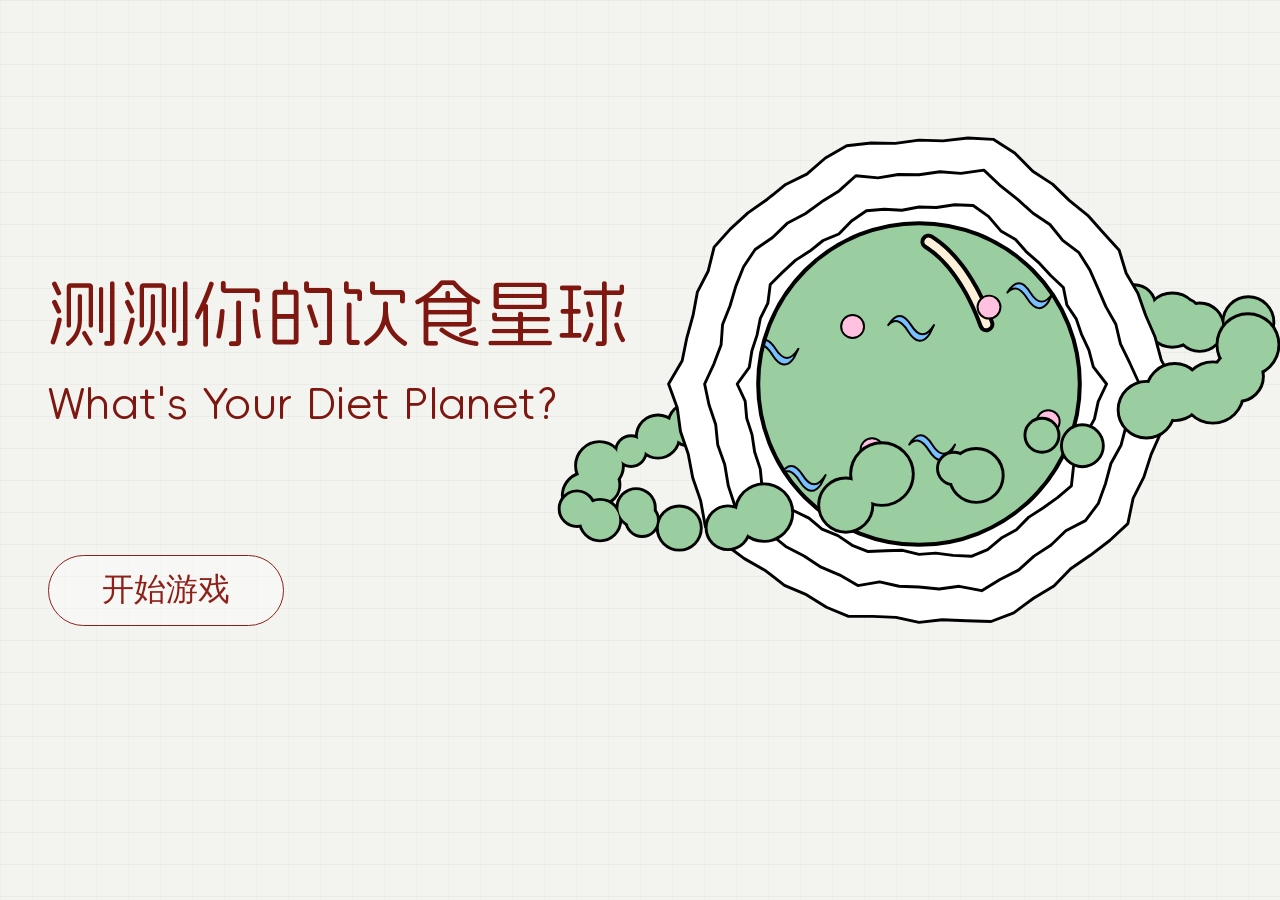
<file: index.html>
<!DOCTYPE html>
<html lang="zh-CN">
<head>
  <meta charset="UTF-8">
  <meta name="viewport" content="width=device-width, initial-scale=1.0">
  <title>食管癌饮食数感游戏 V2 - Act 3 原型</title>
  <link rel="stylesheet" href="style.css">
</head>
<body>
  <main id="app" class="comic-stage">
    <section id="homeScreen" class="home-screen" aria-labelledby="homeTitle">
      <div class="home-screen-inner">
        <div class="home-screen-copy">
          <h1 id="homeTitle">测测你的饮食星球</h1>
          <p>What's Your Diet Planet?</p>
          <button id="homeStartButton" class="home-start-button" type="button">开始游戏</button>
        </div>

        <div class="home-planet-stage" aria-hidden="true">
          <div id="homePlanet" class="home-planet">
            <div id="homePlanetBody" class="home-planet-body"></div>
          </div>
        </div>
      </div>
    </section>

    <header class="stage-ui">
      <p class="prototype-label">第三幕低保真原型</p>
      <h1>夜晚——聚会与火锅</h1>
    </header>

    <section class="frame-viewport stage-wrapper" aria-label="漫画分镜舞台">
      <div id="frameTrack" class="frame-track stage-scale-shell"></div>
    </section>

    <nav class="test-controls" aria-label="画框切换测试">
      <button type="button" data-direction="slide-left">向左切换</button>
      <button type="button" data-direction="slide-right">向右切换</button>
      <button type="button" data-direction="slide-up">向上切换</button>
      <button type="button" data-direction="slide-down">向下切换</button>
    </nav>
  </main>

  <script src="riskConfig.js"></script>
  <script src="game.js"></script>
</body>
</html>
</file>
<file: style.css>
* {
  box-sizing: border-box;
}

@font-face {
  font-family: "Alimama FangYuan";
  src: url("assets/fonts/AlimamaFangYuanTiVF-Thin-2.ttf") format("truetype");
  font-style: normal;
  font-weight: 100 900;
  font-display: swap;
}

/* Planet Atlas is isolated in its own document so its tuned Three.js scene and UI stay unchanged. */
.planet-atlas-host {
  position: absolute;
  inset: 0;
  z-index: 120;
  overflow: hidden;
  background: transparent;
  opacity: 0;
  pointer-events: none;
  transform: translate3d(0, 100%, 0);
  transition:
    transform 900ms cubic-bezier(0.22, 0.9, 0.28, 1),
    opacity 360ms ease;
}

.planet-atlas-host.is-visible {
  opacity: 1;
  pointer-events: auto;
  transform: translate3d(0, 0, 0);
}

.planet-atlas-frame {
  display: block;
  width: 100%;
  height: 100%;
  border: 0;
  background: transparent;
}

body.planet-atlas-active .test-controls,
body.planet-atlas-active .debug-entry-controls,
body.planet-atlas-active .result-stats-debug-button,
body.planet-atlas-active .result-stats-overlay-layer,
body.planet-atlas-active .result-food-orbit,
body.planet-atlas-active .result-outcome-panel-host {
  opacity: 0;
  visibility: hidden;
  pointer-events: none;
}

body.result-atlas-slide-transitioning .result-galaxy-locating-layer,
body.result-atlas-slide-transitioning .result-food-orbit,
body.result-atlas-slide-transitioning .result-outcome-panel-host {
  pointer-events: none;
  animation: resultAtlasSettlementSlideUp 900ms cubic-bezier(0.22, 0.9, 0.28, 1) forwards;
}

body.planet-atlas-active .result-galaxy-locating-layer {
  opacity: 0 !important;
  visibility: hidden;
}

.result-galaxy-layer {
  transition:
    transform 850ms cubic-bezier(0.22, 0.9, 0.28, 1),
    opacity 420ms ease;
}

.result-galaxy-layer.is-atlas-behind {
  opacity: 0;
  pointer-events: none;
  transform: translate3d(0, -100%, 0);
}

:root {
  --drag-outline-color: #ff6b4a;
  --drag-outline-size: 1px;
  --drag-scale: 1.06;
  --option-hover-scale: 1.05;
  --option-hover-duration: 180ms;
  --option-sparkle-color: #ffd84d;
  --option-sparkle-size: 10px;
  --cheers-move-x: 28px;
  --cheers-rotate: 8deg;
  --cheers-bounce-duration: 760ms;
  --guide-bubble-enter-duration: 420ms;
  --guide-bubble-stack-duration: 480ms;
  --guide-bubble-exit-duration: 420ms;
  --guide-bubble-exit-y: -60px;
  --guidance-bubble-font-size: 28px;
  --guidance-bubble-text-center-y: 71px;
  --hint-pulse-scale: 1.08;
  --hint-pulse-duration: 720ms;
  --hint-pulse-count: 3;
  --hint-glow-color: #ffd84d;
  --hint-glow-size: 2px;
  --hint-glow-strength: 0.85;
  --cup-wiggle-y: -8px;
  --cup-wiggle-rotate: 4deg;
  --cup-wiggle-duration: 520ms;
  --cup-wiggle-count: 3;
  --hover-info-bg: rgba(255, 255, 255, 0.94);
  --hover-info-border: #382620;
  --hover-info-shadow: rgba(72, 56, 56, 0.18);
  --hover-info-title-size: 22px;
  --hover-info-body-size: 17px;
  --hover-info-max-width: 360px;
  --act3-exit-title-delay: 0ms;
  --act3-exit-title-duration: 700ms;
  --act3-exit-drink-delay: 120ms;
  --act3-exit-drink-duration: 850ms;
  --act3-exit-cheers-delay: 260ms;
  --act3-exit-cheers-duration: 900ms;
  --act3-exit-hotpot-delay: 420ms;
  --act3-exit-hotpot-duration: 1100ms;
  --act3-exit-distance-fast: -980px;
  --act3-exit-distance-mid: -860px;
  --act3-exit-distance-slow: -760px;
}

html,
body {
  margin: 0;
  width: 100%;
  height: 100%;
}

body {
  overflow: hidden;
  font-family: "Microsoft YaHei", "PingFang SC", Arial, sans-serif;
  color: #24211d;
  background: #f3f3f0;
}

body.act0-alarm-active,
body.act0-alarm-active .comic-stage,
body.act0-alarm-active .frame-viewport {
  background: #000;
}

button {
  padding: 10px 16px;
  border: 2px solid #111;
  border-radius: 0;
  background: #fff2bd;
  color: #1f1d1a;
  font-size: 15px;
  font-weight: 700;
  cursor: pointer;
  box-shadow: 3px 3px 0 rgba(0, 0, 0, 0.16);
}

button:hover:not(:disabled) {
  background: #ffe18f;
}

button:active:not(:disabled) {
  transform: translate(1px, 1px);
  box-shadow: 1px 1px 0 rgba(0, 0, 0, 0.2);
}

button:disabled {
  opacity: 0.5;
  cursor: not-allowed;
}

.comic-stage {
  position: relative;
  width: 100vw;
  height: 100vh;
  display: block;
  background:
    linear-gradient(rgba(0, 0, 0, 0.03) 1px, transparent 1px),
    linear-gradient(90deg, rgba(0, 0, 0, 0.02) 1px, transparent 1px),
    #f3f3f0;
  background-size: 32px 32px;
}

/* ---------------------------------------------------------------------------
   Home screen
--------------------------------------------------------------------------- */

.home-screen {
  position: fixed;
  inset: 0;
  z-index: 300;
  overflow: hidden;
  background:
    linear-gradient(rgba(0, 0, 0, 0.03) 1px, transparent 1px),
    linear-gradient(90deg, rgba(0, 0, 0, 0.02) 1px, transparent 1px),
    #f3f3f0;
  background-size: 32px 32px;
  isolation: isolate;
}

.home-screen::after {
  content: "";
  position: absolute;
  inset: 0;
  z-index: 10;
  background: #000;
  opacity: 0;
  pointer-events: none;
  transition: opacity 850ms cubic-bezier(0.42, 0, 0.58, 1);
}

.home-screen.is-leaving,
.home-screen.is-revealing {
  pointer-events: none;
}

.home-screen.is-leaving::after {
  opacity: 1;
}

.home-screen.is-revealing {
  background: transparent;
}

.home-screen.is-revealing .home-screen-inner {
  visibility: hidden;
}

.home-screen.is-revealing::after {
  opacity: 0;
  transition-duration: 650ms;
}

.home-transition-bubble-host {
  position: fixed;
  inset: 0;
  z-index: 20;
  display: grid;
  place-items: center;
  padding: 24px;
  pointer-events: none;
}

.home-transition-bubble {
  position: relative;
  top: 50vh;
  width: min(622px, calc(100vw - 48px));
  height: auto;
  aspect-ratio: 622 / 133;
  background: transparent;
}

.home-transition-bubble .guidance-bubble-text {
  top: 35%;
}

.home-screen:not(.is-ready) .home-start-button {
  opacity: 0.55;
  pointer-events: none;
}

.home-screen-inner {
  width: min(100%, 1920px);
  height: 100%;
  min-height: 620px;
  margin: 0 auto;
  padding: clamp(56px, 7vh, 94px) clamp(64px, 5vw, 110px);
  display: grid;
  grid-template-columns: minmax(600px, 0.95fr) minmax(620px, 1.05fr);
  align-items: center;
  gap: clamp(30px, 3vw, 64px);
}

.home-screen-copy {
  position: relative;
  z-index: 2;
  align-self: center;
  color: #7e1710;
}

.home-screen-copy h1,
.home-screen-copy p {
  margin: 0;
  font-family: "Alimama FangYuan", YouYuan, "幼圆", "Microsoft YaHei", sans-serif;
  font-weight: 420;
}

.home-screen-copy h1 {
  font-size: clamp(58px, 5.1vw, 96px);
  line-height: 1.12;
  letter-spacing: 0.01em;
  white-space: nowrap;
}

.home-screen-copy p {
  margin-top: 24px;
  font-size: clamp(34px, 3.05vw, 58px);
  line-height: 1.2;
  letter-spacing: 0.01em;
  white-space: nowrap;
}

.home-start-button {
  min-width: 236px;
  margin-top: clamp(110px, 14vh, 168px);
  padding: 14px 36px 16px;
  border: 1px solid #8d2119;
  border-radius: 999px;
  background: rgba(255, 255, 255, 0.35);
  color: #8d2119;
  box-shadow: none;
  font-family: YouYuan, "幼圆", "Microsoft YaHei", sans-serif;
  font-size: 32px;
  font-weight: 400;
  line-height: 1.2;
  transition: color 180ms ease, background 180ms ease, transform 180ms ease;
}

.home-start-button:hover:not(:disabled) {
  background: #8d2119;
  color: #fffaf0;
  transform: translateY(-2px);
}

.home-start-button:active:not(:disabled) {
  box-shadow: none;
  transform: translateY(0);
}

.home-planet-stage {
  /* 首页星球整体位置：X 负值向左、正值向右；Y 负值向上、正值向下。 */
  --home-planet-offset-x: -170px;
  --home-planet-offset-y: -115px;
  position: relative;
  width: 100%;
  height: min(78vh, 760px);
  display: grid;
  place-items: center;
  pointer-events: none;
  transform: translate3d(
    var(--home-planet-offset-x),
    var(--home-planet-offset-y),
    0
  );
}

.home-planet {
  position: relative;
  width: min(62vw, 950px);
  aspect-ratio: 1;
  animation: homePlanetFloat 5200ms ease-in-out infinite;
}

.home-planet-body,
.home-planet-body .result-galaxy-dynamic-planet-svg {
  display: block;
  width: 100%;
  height: 100%;
  overflow: visible;
}

.home-planet-body .result-galaxy-dynamic-planet-svg {
  filter: none;
  transform-origin: center;
}

@keyframes homePlanetFloat {
  0%, 100% {
    transform: translate3d(0, 10px, 0) rotate(-0.3deg);
  }
  50% {
    transform: translate3d(0, -12px, 0) rotate(0.35deg);
  }
}

.result-locating-interstitial {
  position: fixed;
  inset: 0;
  z-index: 290;
  display: flex;
  flex-direction: column;
  align-items: center;
  justify-content: center;
  gap: 28px;
  overflow: hidden;
  background:
    linear-gradient(rgba(0, 0, 0, 0.03) 1px, transparent 1px),
    linear-gradient(90deg, rgba(0, 0, 0, 0.02) 1px, transparent 1px),
    #f3f3f0;
  background-size: 32px 32px;
  opacity: 0;
  pointer-events: none;
  transition: opacity 420ms ease;
}

.result-locating-interstitial.is-visible {
  opacity: 1;
}

.result-locating-interstitial.is-leaving {
  opacity: 0;
}

.result-locating-interstitial-planet {
  width: min(46vw, 560px);
  aspect-ratio: 1;
  animation: homePlanetFloat 5200ms ease-in-out infinite;
}

.result-locating-interstitial-planet-body,
.result-locating-interstitial-planet-body .result-galaxy-dynamic-planet-svg {
  display: block;
  width: 100%;
  height: 100%;
  overflow: visible;
}

.result-locating-interstitial-planet-body .result-galaxy-dynamic-planet-svg {
  filter: none;
  transform-origin: center;
}

.result-locating-interstitial-caption {
  margin: 0;
  color: #693618;
  font-family: YouYuan, "幼圆", "Microsoft YaHei", sans-serif;
  font-size: 30px;
  font-weight: 400;
  line-height: 1.4;
  letter-spacing: 0;
}

@media (max-width: 1500px) {
  .home-screen-inner {
    grid-template-columns: minmax(500px, 1fr) minmax(460px, 0.9fr);
    padding-inline: 48px;
  }

  .home-screen-copy h1 {
    font-size: clamp(46px, 5.6vw, 72px);
  }

  .home-screen-copy p {
    font-size: clamp(28px, 3.4vw, 42px);
  }

  .home-planet {
    width: min(68vw, 800px);
  }
}

@media (max-width: 820px) {
  .home-screen-inner {
    min-height: 0;
    padding: 42px 26px;
    grid-template-columns: 1fr;
    grid-template-rows: auto 1fr;
    gap: 10px;
    text-align: center;
  }

  .home-screen-copy h1,
  .home-screen-copy p {
    white-space: normal;
  }

  .home-screen-copy h1 {
    font-size: clamp(42px, 11vw, 62px);
  }

  .home-screen-copy p {
    margin-top: 14px;
    font-size: clamp(25px, 6vw, 36px);
  }

  .home-start-button {
    min-width: 190px;
    margin-top: 30px;
    font-size: 26px;
  }

  .home-planet-stage {
    height: auto;
  }

  .home-planet {
    width: min(92vw, 680px);
  }
}

.stage-ui {
  position: absolute;
  top: 16px;
  left: 50%;
  transform: translateX(-50%);
  z-index: 10;
  padding: 0;
  text-align: center;
  pointer-events: none;
}

.stage-ui h1 {
  display: none;
}

.prototype-label {
  display: none;
  margin: 0;
  padding: 5px 12px;
  border: 2px solid #111;
  background: #fffaf0;
  font-size: 14px;
  font-weight: 700;
}

.debug-entry-controls {
  position: absolute;
  right: 24px;
  top: 24px;
  z-index: 120;
  display: none;
  gap: 10px;
}

.debug-entry-controls button {
  background: #d7f0ff;
}

.frame-viewport,
.stage-wrapper {
  position: relative;
  width: 100vw;
  height: 100vh;
  padding: 0;
  margin: 0;
  overflow: hidden;
  display: flex;
  align-items: center;
  justify-content: center;
}

.frame-track,
.stage-scale-shell {
  position: relative;
  width: 1920px;
  height: 920px;
  flex: 0 0 auto;
}

.scene-frame {
  position: absolute;
  left: 50%;
  top: 50%;
  width: min(88vw, 1220px);
  height: min(76vh, 686px);
  padding: clamp(20px, 3vw, 38px);
  overflow: hidden;
  border: 4px solid #111;
  border-radius: 0;
  outline: 1px solid rgba(0, 0, 0, 0.35);
  background: #fffaf0;
  box-shadow:
    4px 4px 0 rgba(0, 0, 0, 0.18),
    -2px 1px 0 rgba(0, 0, 0, 0.1);
  transform: translate(-50%, -50%);
}

.scene-frame::after {
  content: "";
  position: absolute;
  inset: -3px;
  border: 2px solid rgba(17, 17, 17, 0.55);
  transform: translate(2px, -1px);
  pointer-events: none;
}

.scene-frame.is-moving {
  transition: transform 760ms cubic-bezier(0.72, 0, 0.28, 1);
}

.scene-frame.active {
  transform: translate(-50%, -50%);
}

.act0-alarm-layer {
  position: absolute;
  inset: 0;
  z-index: 120;
  overflow: hidden;
  pointer-events: auto;
  background: #000;
  transition:
    background-color var(--act0-bg-transition-duration, 760ms) ease,
    opacity 680ms ease;
}

.act0-alarm-layer.is-completing {
  opacity: 0;
}

.act0-clock {
  position: absolute;
  display: block;
  border: 0;
  padding: 0;
  margin: 0;
  background: transparent;
  cursor: pointer;
  transform: translate(-50%, -50%);
  transform-origin: center;
  pointer-events: auto;
}

.act0-clock.is-ringing {
  animation: act0ClockRing var(--act0-ring-duration, 140ms) ease-in-out infinite alternate;
}

.act0-clock.is-hit {
  animation: act0ClockHit 260ms cubic-bezier(0.2, 0.8, 0.25, 1) both;
}

.act0-clock.is-completing {
  transition:
    opacity 560ms ease,
    transform 560ms ease;
  opacity: 0;
  transform: translate(-50%, -50%) scale(0.86);
}

.clock-body,
.clock-hour-hand,
.clock-minute-hand,
.alarm-ring-lines,
.hit-feedback {
  position: absolute;
  pointer-events: none;
}

.clock-body {
  left: 50%;
  top: 50%;
  width: 64%;
  height: 64%;
  border: 8px solid #6f5640;
  border-radius: 50%;
  background:
    radial-gradient(circle at 50% 48%, rgba(255, 251, 243, 0.98) 0 56%, rgba(242, 224, 199, 0.98) 56% 100%);
  box-shadow:
    0 14px 36px rgba(0, 0, 0, 0.24),
    inset 0 0 0 3px rgba(255, 255, 255, 0.4);
  transform: translate(-50%, -50%);
}

.clock-body::before,
.clock-body::after {
  content: "";
  position: absolute;
  top: -18%;
  width: 24%;
  height: 18%;
  border: 7px solid #6f5640;
  border-radius: 999px 999px 20px 20px;
  background: #f7d6ae;
}

.clock-body::before {
  left: 6%;
  transform: rotate(-24deg);
}

.clock-body::after {
  right: 6%;
  transform: rotate(24deg);
}

.clock-hour-hand,
.clock-minute-hand {
  left: 50%;
  bottom: 50%;
  border-radius: 999px;
  background: #6f5640;
  box-shadow: 0 0 0 1px rgba(255, 255, 255, 0.18);
}

.clock-hour-hand {
  width: 10px;
  height: 78px;
  transform-origin: 50% 88%;
}

.clock-minute-hand {
  width: 8px;
  height: 110px;
  transition: transform 520ms ease-in-out;
}

.clock-minute-hand::after,
.clock-hour-hand::after {
  content: "";
  position: absolute;
  left: 50%;
  bottom: -9px;
  width: 18px;
  height: 18px;
  border-radius: 50%;
  background: #6f5640;
  transform: translateX(-50%);
}

.alarm-ring-lines {
  inset: -18%;
  opacity: 0;
}

.alarm-ring-lines::before,
.alarm-ring-lines::after {
  content: "";
  position: absolute;
  inset: 0;
  border-radius: 50%;
  border: 4px dashed rgba(255, 245, 214, 0.86);
}

.alarm-ring-lines::after {
  inset: 10%;
  border-color: rgba(255, 220, 154, 0.72);
}

.act0-clock.is-ringing .alarm-ring-lines {
  opacity: var(--act0-ring-lines-opacity, 0.92);
  animation: act0RingLinesFlash calc(var(--act0-ring-duration, 140ms) * 2.4) ease-in-out infinite;
}

.hit-feedback {
  inset: -10%;
  opacity: 0;
  z-index: 6;
}

.hit-feedback::before,
.hit-feedback::after {
  content: "";
  position: absolute;
  left: 50%;
  top: 50%;
  width: 66%;
  height: 14%;
  border-radius: 999px;
  border: 4px solid rgba(255, 244, 211, 0.84);
  background: rgba(255, 244, 211, 0.22);
  transform: translate(-50%, -50%) rotate(18deg);
}

.hit-feedback::after {
  width: 52%;
  transform: translate(-50%, -50%) rotate(-18deg);
}

.hit-feedback.is-visible {
  opacity: 1;
  animation: act0HitFeedbackFlash 260ms ease-out both;
}

.hit-feedback.has-image {
  inset: -26% -44%;
}

.hit-feedback-image {
  object-fit: contain;
}

.act0-clock-image {
  position: absolute;
  inset: 0;
  width: 100%;
  height: 100%;
  object-fit: contain;
  pointer-events: none;
}

.scene-frame.enter-from-right {
  transform: translate(80vw, -50%);
}

.scene-frame.enter-from-left {
  transform: translate(-180vw, -50%);
}

.scene-frame.enter-from-top {
  transform: translate(-50%, -180vh);
}

.scene-frame.enter-from-bottom {
  transform: translate(-50%, 80vh);
}

.scene-frame.leave-to-left {
  transform: translate(-180vw, -50%);
}

.scene-frame.leave-to-right {
  transform: translate(80vw, -50%);
}

.scene-frame.leave-to-top {
  transform: translate(-50%, -180vh);
}

.scene-frame.leave-to-bottom {
  transform: translate(-50%, 80vh);
}

.frame-chapter {
  display: inline-block;
  margin: 0 0 18px;
  padding: 6px 12px;
  border: 2px solid #111;
  background: #f6d89f;
  font-size: 14px;
  font-weight: 700;
}

.frame-title {
  margin: 0 0 12px;
  font-size: clamp(30px, 4vw, 58px);
  line-height: 1.12;
}

.frame-narration {
  max-width: 520px;
  margin: 0 0 24px;
  font-size: 17px;
  line-height: 1.8;
}

.frame-world {
  position: absolute;
  left: 8%;
  right: 8%;
  bottom: 92px;
  height: 180px;
  border: 3px solid #111;
  background: #dfc18f;
}

.choice-layer {
  position: absolute;
  inset: 0;
  z-index: 3;
}

.choice-object {
  position: absolute;
  min-width: 118px;
  min-height: 82px;
  display: flex;
  align-items: center;
  justify-content: center;
  padding: 12px;
  border: 3px dashed #111;
  background: rgba(255, 250, 240, 0.8);
  font-weight: 700;
}

.choice-object:hover {
  background: #fff2bd;
  transform: translateY(-4px);
}

.choice-object.selected {
  border-style: solid;
  background: #f6d89f;
  box-shadow: 3px 3px 0 rgba(0, 0, 0, 0.16);
}

.object-a {
  left: 18%;
  bottom: 220px;
}

.object-b {
  left: 42%;
  bottom: 250px;
}

.object-c {
  right: 18%;
  bottom: 210px;
}

.choice-feedback {
  position: absolute;
  left: 38px;
  bottom: 84px;
  z-index: 4;
  margin: 0;
  padding: 8px 12px;
  border: 2px solid #111;
  background: #fffaf0;
  font-weight: 700;
}

.frame-actions {
  position: absolute;
  left: 38px;
  bottom: 32px;
  z-index: 4;
  display: flex;
  flex-wrap: wrap;
  gap: 10px;
}

.test-controls {
  display: none;
}

.result-frame {
  background: #fffaf0;
}

.result-output {
  width: min(100%, 720px);
  max-height: 300px;
  overflow: auto;
  padding: 14px;
  border: 2px solid #111;
  background: #f8f1e2;
  text-align: left;
  white-space: pre-wrap;
}

.act3-frame,
.game-stage {
  left: 0;
  top: 0;
  width: 1920px;
  height: 920px;
  padding: 0;
  background: transparent;
  border: 0;
  outline: 0;
  box-shadow: none;
  transform-origin: top left;
}

.act3-frame::after {
  display: none;
}

.act3-canvas {
  position: absolute;
  inset: 0;
  overflow: hidden;
}

.act3-object-layer {
  position: absolute;
  inset: 0;
  overflow: hidden;
}

.act3-scene-object {
  position: absolute;
  transition:
    left 900ms cubic-bezier(0.65, 0, 0.22, 1),
    top 900ms cubic-bezier(0.65, 0, 0.22, 1),
    width 900ms cubic-bezier(0.65, 0, 0.22, 1),
    height 900ms cubic-bezier(0.65, 0, 0.22, 1),
    transform 900ms cubic-bezier(0.65, 0, 0.22, 1),
    opacity 900ms cubic-bezier(0.65, 0, 0.22, 1);
  will-change: left, top, width, height, transform, opacity;
}

.act3-scene-object.no-transition {
  transition: none !important;
}

.act1-scene-object {
  position: absolute;
  transition:
    left 900ms cubic-bezier(0.22, 0.86, 0.26, 1),
    top 900ms cubic-bezier(0.22, 0.86, 0.26, 1),
    width 900ms cubic-bezier(0.22, 0.86, 0.26, 1),
    height 900ms cubic-bezier(0.22, 0.86, 0.26, 1),
    transform 900ms cubic-bezier(0.22, 0.86, 0.26, 1),
    opacity 520ms ease;
  will-change: left, top, width, height, transform, opacity;
}

.act1-scene-object.act1-scene-leaving-left {
  pointer-events: none;
  opacity: 0;
  transform: translate3d(-120vw, 0, 0) scale(0.98) !important;
}

.act1-scene-object.act1-scene-entering-right {
  pointer-events: none;
  opacity: 0;
  transform: translate3d(120vw, 0, 0) scale(0.98) !important;
}

.act1-breakfast-option:not(.is-travelling-to-microwave):not(.act1-carried-heat-food):not(.act1-carried-eating-food) {
  transition:
    left 900ms cubic-bezier(0.22, 0.86, 0.26, 1),
    top 900ms cubic-bezier(0.22, 0.86, 0.26, 1),
    width 900ms cubic-bezier(0.22, 0.86, 0.26, 1),
    height 900ms cubic-bezier(0.22, 0.86, 0.26, 1),
    transform 180ms ease,
    opacity 260ms ease;
}

.act1-breakfast-option.is-travelling-to-microwave,
.act1-breakfast-option.act1-carried-eating-food {
  transition:
    left 900ms cubic-bezier(0.22, 0.86, 0.26, 1),
    top 900ms cubic-bezier(0.22, 0.86, 0.26, 1),
    transform 900ms cubic-bezier(0.22, 0.86, 0.26, 1),
    opacity 520ms ease;
}

.act3-child-object {
  position: absolute;
  z-index: 2;
  transition:
    left 900ms cubic-bezier(0.65, 0, 0.22, 1),
    top 900ms cubic-bezier(0.65, 0, 0.22, 1),
    width 900ms cubic-bezier(0.65, 0, 0.22, 1),
    height 900ms cubic-bezier(0.65, 0, 0.22, 1),
    transform 900ms cubic-bezier(0.65, 0, 0.22, 1),
  opacity 900ms cubic-bezier(0.65, 0, 0.22, 1);
}

.allow-overflow {
  overflow: visible !important;
}

.act3-panel {
  display: flex;
  flex-direction: column;
  justify-content: center;
  padding: 16px;
  border: 3px solid #111;
  border-radius: 0;
  background: #f7f3ea;
  box-shadow:
    4px 4px 0 rgba(0, 0, 0, 0.18),
    -1px -1px 0 rgba(0, 0, 0, 0.18);
}

.act3-panel::after {
  content: "";
  position: absolute;
  inset: -5px;
  border: 1px solid rgba(17, 17, 17, 0.5);
  transform: translate(3px, -2px);
  pointer-events: none;
}

.act3-kicker {
  margin: 0 0 8px;
  font-size: 14px;
  font-weight: 800;
  letter-spacing: 0;
}

.act3-title-panel {
  align-items: center;
  text-align: center;
  background: #f5f5f5;
}

.act3-title-panel > :not(.frame-bg-image) {
  position: relative;
  z-index: 2;
}

.act3-title-panel h2 {
  margin: 0 0 14px;
  font-size: clamp(30px, 4vw, 54px);
}

.act3-title-panel p {
  margin: 0;
}

.act3-title-pinned {
  align-items: center;
  text-align: center;
  background: #f5f5f5;
}

.act3-title-pinned strong {
  font-size: 18px;
}

.intro-bubble {
  position: absolute;
  pointer-events: none;
  border-radius: 999px;
  background: #e4e4e4;
  animation: introBubbleIn 280ms ease-out both;
}

.intro-bubble-image {
  position: absolute;
  inset: 0;
  z-index: 0;
  display: block;
  width: 100%;
  height: 100%;
  object-fit: fill;
  pointer-events: none;
}

.intro-bubble.has-intro-bubble-image {
  background: transparent;
}

.intro-bubble-text {
  position: absolute;
  left: 50%;
  top: var(--intro-bubble-text-center-y, 71px);
  z-index: 2;
  width: 100%;
  color: #222;
  font-family: YouYuan, "幼圆", "Microsoft YaHei", sans-serif;
  font-size: 28px;
  font-weight: 400;
  line-height: 1.2;
  text-align: center;
  white-space: nowrap;
  pointer-events: none;
  transform: translate(-50%, -50%);
}

.guidance-bubble {
  position: absolute;
  z-index: 50;
  pointer-events: none;
  border-radius: 999px;
  background: #e4e4e4;
  transition: top var(--guide-bubble-stack-duration) ease;
  animation: guideBubbleEnter var(--guide-bubble-enter-duration) ease-out both;
}

.guidance-bubble.float-up {
  animation-name: guideBubbleFloatUp;
}

.guidance-bubble-image {
  position: absolute;
  inset: 0;
  z-index: 0;
  display: block;
  width: 100%;
  height: 100%;
  object-fit: fill;
  pointer-events: none;
}

.guidance-bubble.has-guidance-bubble-image {
  background: transparent;
}

.guidance-bubble-text {
  position: absolute;
  left: 50%;
  top: var(--guidance-bubble-text-center-y, 71px);
  z-index: 2;
  width: 100%;
  color: #222;
  font-family: YouYuan, "幼圆", "Microsoft YaHei", sans-serif;
  font-size: var(--guidance-bubble-font-size, 28px);
  font-weight: 400;
  line-height: 1.2;
  text-align: center;
  white-space: nowrap;
  pointer-events: none;
  transform: translate(-50%, -50%);
}

.guidance-bubble.exit-up {
  animation: guideBubbleExitUp var(--guide-bubble-exit-duration) ease-in forwards;
}

.hotpot-floating-bubble-layer {
  position: absolute;
  overflow: visible;
  pointer-events: none;
}

.hotpot-floating-bubble {
  position: absolute;
  opacity: 0;
  pointer-events: none;
  animation-name: hotpotFloatingBubbleLife;
  animation-timing-function: ease-in-out;
  animation-fill-mode: forwards;
}

.hotpot-floating-bubble img {
  display: block;
  width: 100%;
  height: 100%;
  object-fit: contain;
  pointer-events: none;
}

.hotpot-floating-bubble.is-placeholder {
  border-radius: 999px;
  background: rgba(255, 255, 255, 0.58);
  box-shadow: 0 0 12px rgba(255, 216, 77, 0.32);
}

.cheer-zone-breath-bubble {
  position: absolute;
  pointer-events: none;
  animation: cheerBreathBubble var(--cheer-breath-duration, 1600ms) ease-in-out infinite;
  transform-origin: center center;
}

.cheer-zone-breath-bubble img {
  display: block;
  width: 100%;
  height: 100%;
  object-fit: contain;
  pointer-events: none;
}

.cheer-zone-breath-bubble.is-placeholder {
  border-radius: 999px;
  background: rgba(255, 255, 255, 0.55);
  box-shadow: 0 0 14px rgba(255, 216, 77, 0.28);
}

.act3-hover-info-tooltip {
  position: absolute;
  z-index: 9999;
  max-width: var(--hover-info-max-width, 360px);
  padding: 16px 18px;
  border: 2px solid var(--hover-info-border, #222);
  border-radius: 18px;
  background: var(--hover-info-bg, rgba(255, 255, 255, 0.94));
  box-shadow: 4px 4px 0 var(--hover-info-shadow, rgba(0, 0, 0, 0.18));
  color: #222;
  font-family: YouYuan, "幼圆", "Microsoft YaHei", sans-serif;
  line-height: 1.55;
  opacity: 0;
  pointer-events: none;
  transform: translateY(6px);
  transition:
    opacity 160ms ease,
    transform 160ms ease;
}

.act3-hover-info-tooltip.is-visible {
  opacity: 1;
  transform: translateY(0);
}

.act3-hover-info-title {
  margin-bottom: 8px;
  font-size: var(--hover-info-title-size, 22px);
  font-weight: 600;
}

.act3-hover-info-body {
  font-size: var(--hover-info-body-size, 17px);
  font-weight: 400;
}

/* ---------------------------------------------------------------------------
   Act1 Breakfast Styles
   Keep Act1-only low-fidelity breakfast and microwave styles in this section.
   Do not place Act3 drag/drop, Act0 alarm, or Result animation styles here.
--------------------------------------------------------------------------- */

.act1-breakfast-bubble {
  justify-content: center;
  border-radius: 26px;
  background: rgba(255, 250, 235, 0.94);
  color: #382620;
  font-family: YouYuan, "幼圆", "Microsoft YaHei", sans-serif;
  font-size: 30px;
  font-weight: 700;
  line-height: 1.45;
  text-align: center;
}

.act1-guide-bubble {
  display: flex;
  align-items: center;
  justify-content: center;
  padding: 12px 26px;
  color: var(--act1-guide-text-color, #8a625d);
  font-family: YouYuan, "Microsoft YaHei", sans-serif;
  font-size: var(--act1-guide-font-size, 28px);
  font-weight: 500;
  line-height: var(--act1-guide-line-height, 1.35);
  text-align: center;
  pointer-events: none;
  animation: act2PlaceGuideBubbleIn var(--act1-guide-enter-duration, 420ms) cubic-bezier(0.2, 1.18, 0.34, 1) both;
}

.act1-guide-bubble.has-asset {
  background: transparent;
}

.act1-guide-asset {
  position: absolute;
  inset: 0;
  z-index: 0;
  display: block;
  width: 100%;
  height: 100%;
  object-fit: fill;
  pointer-events: none;
  user-select: none;
}

.act1-guide-text {
  position: relative;
  z-index: 1;
  display: block;
  width: 100%;
  transform: translateY(var(--act1-guide-text-offset-y, -12px));
  white-space: normal;
}

.act1-breakfast-frame {
  border: 2px solid rgba(23, 23, 23, 0.34);
  background:
    linear-gradient(135deg, rgba(255, 247, 199, 0.82), rgba(255, 196, 214, 0.62)),
    #d7d7d7;
  box-shadow: 4px 4px 0 rgba(0, 0, 0, 0.1);
  pointer-events: none;
}

.act1-breakfast-frame::after {
  content: "";
  position: absolute;
  inset: 12px;
  border: 1px dashed rgba(23, 23, 23, 0.24);
  pointer-events: none;
}

.act1-placeholder-image {
  position: absolute;
  inset: 0;
  z-index: 1;
  width: 100%;
  height: 100%;
  object-fit: contain;
  pointer-events: none;
}

.act1-breakfast-frame.has-act1-image {
  border-color: transparent;
  background: transparent;
  box-shadow: none;
}

.act1-breakfast-frame.has-act1-image::after {
  display: none;
}

.act1-breakfast-option.has-act1-image {
  padding: 0 !important;
  border-color: transparent;
  background: transparent;
  box-shadow: none;
  overflow: visible;
}

.act1-breakfast-option.has-act1-image .act1-breakfast-sketch,
.act1-breakfast-option.has-act1-image .act1-breakfast-label {
  opacity: 0;
}

.act1-breakfast-option.has-act1-image::after {
  display: none !important;
}

.act1-breakfast-frame.is-leaving-up {
  animation: act1BreakfastFrameLeaveUp 760ms cubic-bezier(0.42, 0, 0.22, 1) forwards;
}

.act1-breakfast-option {
  display: flex;
  flex-direction: column;
  align-items: center;
  justify-content: center;
  gap: 8px;
  padding: 10px;
  border: 3px solid rgba(23, 23, 23, 0.86);
  background: rgba(255, 255, 255, 0.2);
  color: #171717;
  cursor: pointer;
  font-family: YouYuan, "幼圆", "Microsoft YaHei", sans-serif;
  box-shadow:
    3px 3px 0 rgba(0, 0, 0, 0.12),
    -1px -1px 0 rgba(0, 0, 0, 0.18);
}

.act1-breakfast-option::after {
  content: "";
  position: absolute;
  inset: 9px;
  border: 2px solid rgba(23, 23, 23, 0.28);
  transform: rotate(-1.5deg);
  pointer-events: none;
}

.act1-breakfast-option:hover:not(:disabled) {
  transform: scale(1.045);
  background: transparent;
}

.act1-breakfast-option.has-image:hover:not(:disabled),
.act1-breakfast-option.has-image.is-selected,
.act1-breakfast-option.has-image.is-travelling-to-microwave,
.act1-breakfast-option.has-image.act1-carried-heat-food {
  border-color: transparent;
  background: transparent;
  box-shadow: none;
}

.act1-breakfast-option.has-image:hover:not(:disabled) {
  transform: scale(1.045);
}

.act1-breakfast-option.has-image:hover:not(:disabled) > .asset-image,
.act1-breakfast-option.has-image.is-selected > .asset-image {
  transform: scale(1.04);
  transform-origin: center;
}

.act1-breakfast-option:focus-visible {
  outline: 4px solid #171717;
  outline-offset: 4px;
}

.act1-breakfast-option.is-selected {
  background: #f2e4bd;
  cursor: default;
  transform: scale(1.06);
}

.act1-breakfast-option.is-selected:disabled {
  opacity: 1;
}

.act1-breakfast-option.is-travelling-to-microwave {
  pointer-events: none;
  box-shadow:
    7px 7px 0 rgba(0, 0, 0, 0.18),
    0 0 0 5px rgba(242, 228, 189, 0.65);
}

.act1-breakfast-option.act1-carried-heat-food {
  opacity: 1;
  cursor: default;
  pointer-events: none;
  border-color: transparent;
  background: transparent;
  box-shadow: none;
  animation: act1HeatFoodIdle 760ms ease-in-out infinite alternate;
}

.act1-breakfast-option.act1-carried-heat-food.has-act1-image,
.act1-breakfast-option.act1-carried-heat-food.has-image,
.act1-breakfast-option.act1-carried-heat-food.has-loaded-asset-image {
  padding: 0 !important;
  border-color: transparent !important;
  background: transparent !important;
  box-shadow: none !important;
}

.act1-breakfast-option.act1-carried-heat-food.has-act1-image > .act1-placeholder-image,
.act1-breakfast-option.act1-carried-heat-food.has-image > .asset-image,
.act1-breakfast-option.act1-carried-heat-food.has-loaded-asset-image > .asset-image {
  transform: none;
}

.act1-breakfast-option.has-image:hover:not(:disabled),
.act1-breakfast-option.has-image.is-selected,
.act1-breakfast-option.has-image.is-travelling-to-microwave,
.act1-breakfast-option.has-image.act1-carried-heat-food {
  border-color: transparent;
  background: transparent;
  box-shadow: none;
}

.act1-breakfast-option.has-image:hover:not(:disabled),
.act1-breakfast-option.has-image.is-selected {
  transform: scale(1.045);
}

.act1-breakfast-option.has-image > .asset-image {
  transition: transform 180ms ease;
  transform-origin: center;
}

.act1-breakfast-option.has-image:hover:not(:disabled) > .asset-image,
.act1-breakfast-option.has-image.is-selected > .asset-image {
  transform: scale(1.04);
}

.act1-breakfast-option.has-image,
.act1-breakfast-option.has-act1-image,
.act1-breakfast-option.has-loaded-asset-image,
.act1-breakfast-option.has-image:hover,
.act1-breakfast-option.has-act1-image:hover,
.act1-breakfast-option.has-loaded-asset-image:hover,
.act1-breakfast-option.has-image:active,
.act1-breakfast-option.has-act1-image:active,
.act1-breakfast-option.has-loaded-asset-image:active,
.act1-breakfast-option.has-image.is-selected,
.act1-breakfast-option.has-act1-image.is-selected,
.act1-breakfast-option.has-loaded-asset-image.is-selected,
.act1-breakfast-option.has-image.is-travelling-to-microwave,
.act1-breakfast-option.has-act1-image.is-travelling-to-microwave,
.act1-breakfast-option.has-loaded-asset-image.is-travelling-to-microwave,
.act1-breakfast-option.has-image.act1-carried-heat-food,
.act1-breakfast-option.has-act1-image.act1-carried-heat-food,
.act1-breakfast-option.has-loaded-asset-image.act1-carried-heat-food {
  padding: 0 !important;
  border-color: transparent !important;
  background: transparent !important;
  box-shadow: none !important;
}

.act1-breakfast-option.has-image::after,
.act1-breakfast-option.has-act1-image::after,
.act1-breakfast-option.has-loaded-asset-image::after {
  display: none !important;
}

.act1-breakfast-option.has-act1-image:hover:not(:disabled),
.act1-breakfast-option.has-act1-image.is-selected {
  transform: scale(1.045) rotate(-1deg);
}

.act1-breakfast-option.has-act1-image > .act1-placeholder-image {
  transition: transform 180ms ease;
  transform-origin: center;
}

.act1-breakfast-option.has-act1-image:hover:not(:disabled) > .act1-placeholder-image,
.act1-breakfast-option.has-act1-image.is-selected > .act1-placeholder-image {
  transform: scale(1.04) rotate(1deg);
}

.act1-breakfast-option.has-loaded-asset-image:hover:not(:disabled),
.act1-breakfast-option.has-loaded-asset-image.is-selected {
  transform: scale(1.045);
}

.act1-breakfast-option.has-loaded-asset-image > .asset-image {
  transition: transform 180ms ease;
  transform-origin: center;
}

.act1-breakfast-option.has-loaded-asset-image:hover:not(:disabled) > .asset-image,
.act1-breakfast-option.has-loaded-asset-image.is-selected > .asset-image {
  transform: scale(1.04);
}

.act1-breakfast-option.is-leaving {
  pointer-events: none;
  animation: act1BreakfastLeave var(--act1-exit-duration, 900ms) cubic-bezier(0.24, 0.74, 0.28, 1) forwards;
}

.act1-breakfast-sketch {
  position: relative;
  width: min(78%, 220px);
  height: min(62%, 170px);
  border: 4px solid #171717;
  background:
    linear-gradient(135deg, transparent 46%, #171717 47% 49%, transparent 50%),
    rgba(255, 247, 199, 0.54);
  transform: rotate(1.2deg);
}

.act1-breakfast-sketch::before,
.act1-breakfast-sketch::after {
  content: "";
  position: absolute;
  border: 4px solid #171717;
  pointer-events: none;
}

.act1-breakfast-sketch::before {
  left: 18%;
  top: 30%;
  width: 64%;
  height: 30%;
  border-radius: 999px;
  transform: rotate(4deg);
}

.act1-breakfast-sketch::after {
  left: 38%;
  top: 18%;
  width: 28%;
  height: 58%;
  border-top: 0;
  border-bottom: 0;
  transform: rotate(-5deg);
}

.act1-breakfast-sketch[data-sketch$="overnightPizza"]::before {
  left: 18%;
  top: 24%;
  width: 66%;
  height: 48%;
  border-radius: 12px 12px 80px 12px;
  transform: rotate(11deg);
}

.act1-breakfast-sketch[data-sketch$="baguetteCheese"]::before {
  left: 12%;
  top: 35%;
  width: 76%;
  height: 26%;
  border-radius: 999px;
  transform: rotate(-5deg);
}

.act1-breakfast-sketch[data-sketch$="hotPorridge"]::before {
  left: 16%;
  top: 42%;
  width: 68%;
  height: 34%;
  border-radius: 0 0 36px 36px;
}

.act1-breakfast-sketch[data-sketch$="eggHamSandwich"]::before {
  left: 20%;
  top: 22%;
  width: 58%;
  height: 54%;
  border-radius: 8px;
}

.act1-breakfast-sketch[data-sketch$="cornEggMilk"]::before {
  left: 19%;
  top: 24%;
  width: 28%;
  height: 56%;
  border-radius: 8px 8px 18px 18px;
}

.act1-breakfast-label {
  position: relative;
  z-index: 2;
  font-size: 20px;
  font-weight: 800;
  line-height: 1.2;
  text-align: center;
}

.act1-microwave-panel {
  display: flex;
  flex-direction: column;
  align-items: center;
  justify-content: center;
  gap: 24px;
  border: 4px solid #171717;
  background:
    linear-gradient(180deg, rgba(255, 255, 255, 0.16), rgba(255, 255, 255, 0)),
    #d7d7d7;
  color: #171717;
  cursor: pointer;
  box-shadow: 6px 6px 0 rgba(0, 0, 0, 0.14);
  user-select: none;
}

.act1-microwave-panel.act1-microwave-drop-in {
  animation: act1MicrowaveDropIn 980ms cubic-bezier(0.24, 0.82, 0.2, 1.05) both;
}

.act1-microwave-panel.has-act1-image {
  border-color: transparent;
  background: transparent;
  box-shadow: none;
}

.act1-microwave-panel.has-act1-image .act1-microwave-title,
.act1-microwave-panel.has-act1-image .act1-microwave-window,
.act1-microwave-panel.has-act1-image .act1-microwave-hint {
  opacity: 0;
}

.act1-microwave-title {
  font-family: YouYuan, "幼圆", "Microsoft YaHei", sans-serif;
  font-size: 24px;
  font-weight: 800;
}

.act1-microwave-window {
  position: relative;
  width: 62%;
  height: 54%;
  border: 5px solid #171717;
  background:
    radial-gradient(circle at 50% 70%, rgba(242, 228, 189, calc(var(--act1-heat-ratio, 0) * 0.7)), transparent 36%),
    rgba(245, 245, 245, 0.28);
  transform: rotate(-1.5deg);
}

.act1-microwave-window::before,
.act1-microwave-window::after {
  content: "";
  position: absolute;
  border: 4px solid #171717;
  pointer-events: none;
}

.act1-microwave-window::before {
  left: 16%;
  bottom: 18%;
  width: 68%;
  height: 26%;
  border-radius: 50%;
}

.act1-microwave-window::after {
  left: 28%;
  top: 25%;
  width: 46%;
  height: 44%;
  border-width: 0 4px;
  border-radius: 50%;
  transform: rotate(17deg);
}

.act1-microwave-food {
  position: absolute;
  left: 28%;
  bottom: 19%;
  width: 44%;
  height: 22%;
  border: 4px solid #171717;
  border-radius: 48% 48% 42% 42%;
}

.act1-microwave-steam {
  position: absolute;
  left: 49%;
  top: 23%;
  width: 70px;
  height: 170px;
  border-left: 5px solid #171717;
  border-radius: 50%;
  opacity: calc(0.22 + var(--act1-heat-ratio, 0) * 0.68);
  transform: rotate(20deg);
}

.act1-microwave-hint {
  font-family: YouYuan, "幼圆", "Microsoft YaHei", sans-serif;
  font-size: 28px;
  font-weight: 800;
}

.act1-microwave-panel.is-heating {
  background:
    linear-gradient(180deg, rgba(255, 246, 196, 0.42), rgba(255, 255, 255, 0)),
    #ded8c9;
}

.act1-microwave-panel.is-complete {
  background: #f2e4bd;
}

.act1-heat-plate {
  display: grid;
  place-items: center;
  border: 4px solid #171717;
  border-radius: 50%;
  background:
    radial-gradient(ellipse at center, rgba(255, 255, 255, 0.34), rgba(255, 255, 255, 0) 62%),
    #ffd737;
  box-shadow:
    5px 5px 0 rgba(139, 28, 18, 0.18),
    inset 0 -12px 0 rgba(139, 28, 18, 0.12);
  pointer-events: none;
}

.act1-heat-plate.has-act1-image {
  border-color: transparent;
  background: transparent;
  box-shadow: none;
}

.act1-heat-plate.has-act1-image .act1-heat-plate-label {
  opacity: 0;
}

.act1-heat-plate-label {
  font-family: YouYuan, "幼圆", "Microsoft YaHei", sans-serif;
  font-size: 24px;
  font-weight: 900;
}

.act1-temperature-gauge {
  display: flex;
  flex-direction: column;
  align-items: center;
  justify-content: center;
  gap: 14px;
  overflow: visible;
  color: #171717;
  user-select: none;
}

.act1-gauge-guide {
  width: 470px;
  min-height: 76px;
  padding: 12px 16px;
  border: 3px solid #171717;
  border-radius: 18px;
  background: #fff7c7;
  color: #7a2a12;
  font-family: YouYuan, "幼圆", "Microsoft YaHei", sans-serif;
  font-size: 18px;
  font-weight: 800;
  line-height: 1.45;
  text-align: center;
  box-shadow: 4px 4px 0 rgba(0, 0, 0, 0.12);
}

.act1-gauge-ring {
  position: relative;
  width: min(430px, 100%);
  aspect-ratio: 1 / 1;
  height: auto;
  flex: 0 0 auto;
  border-radius: 50%;
  background:
    radial-gradient(circle at 50% 50%, #ffffff 0 39%, transparent 40%),
    conic-gradient(from 225deg, #fff68a 0 24%, #ffa35d 24% 33%, #fff68a 33% 50%, #ffa35d 50% 59%, #fff68a 59% 75%, transparent 75% 100%);
  border: 5px solid #8b1c12;
  box-shadow:
    0 0 0 8px #91cdf7,
    5px 5px 0 rgba(139, 28, 18, 0.28);
}

.act1-gauge-ring::before {
  content: "";
  position: absolute;
  inset: 88px;
  border-radius: 50%;
  z-index: 3;
  background: #ffffff;
  box-shadow: inset 0 0 0 4px #8b1c12;
}

.act1-gauge-ring::after {
  content: "";
  position: absolute;
  inset: 20px;
  border-radius: 50%;
  z-index: 1;
  background:
    conic-gradient(from 225deg, rgba(255, 255, 255, 0) 0 var(--act1-gauge-fill, 0%), rgba(255, 255, 255, 0.72) var(--act1-gauge-fill, 0%) 75%, transparent 75% 100%);
}

.act1-gauge-progress {
  position: absolute;
  inset: 0;
  z-index: 2;
  border-radius: 50%;
  background:
    conic-gradient(from 225deg, rgba(244, 82, 18, 0.4) 0 var(--act1-gauge-fill, 0%), transparent var(--act1-gauge-fill, 0%) 100%);
  clip-path: circle(50% at 50% 50%);
}

.act1-gauge-zone {
  position: absolute;
  inset: 0;
  z-index: 4;
  border-radius: 50%;
  pointer-events: none;
  opacity: 1;
  transition: opacity 240ms ease, transform 240ms ease;
}

.act1-gauge-zone-1 {
  background: conic-gradient(from 225deg, transparent 0 24%, rgba(244, 82, 18, 0.92) 24% 33%, transparent 33% 100%);
}

.act1-gauge-zone-2 {
  background: conic-gradient(from 225deg, transparent 0 50%, rgba(244, 82, 18, 0.92) 50% 59%, transparent 59% 100%);
}

.act1-temperature-gauge.is-zone-1-cleared .act1-gauge-zone-1,
.act1-temperature-gauge.is-zone-2-cleared .act1-gauge-zone-2 {
  opacity: 0;
  transform: scale(0.96);
}

.act1-gauge-pointer {
  content: "";
  position: absolute;
  left: 50%;
  top: -44px;
  z-index: 8;
  width: 92px;
  height: 118px;
  border: 4px solid #2498ff;
  transform: translateX(-50%);
}

.act1-gauge-pointer::before {
  content: "";
  position: absolute;
  left: 10px;
  right: 10px;
  top: 8px;
  height: 68px;
  background: #f45212;
  clip-path: polygon(0 0, 100% 0, 72% 100%, 28% 100%);
}

.act1-gauge-pointer::after {
  content: "";
  position: absolute;
  left: 31px;
  top: 70px;
  width: 30px;
  height: 42px;
  background: #f45212;
  clip-path: polygon(50% 100%, 0 0, 100% 0);
}

.act1-gauge-needle {
  position: absolute;
  left: 50%;
  top: 50%;
  z-index: 7;
  width: 8px;
  height: 160px;
  background: #8b1c12;
  transform: translate(-50%, -100%) rotate(var(--act1-heat-deg, -135deg));
  transform-origin: 50% 100%;
  transition: transform 80ms linear;
}

.act1-gauge-center-button {
  position: absolute;
  left: 50%;
  top: 52%;
  z-index: 5;
  width: 150px;
  height: 150px;
  border: 5px solid #8b1c12;
  border-radius: 50%;
  background:
    radial-gradient(circle at 38% 34%, rgba(255, 255, 255, 0.72), rgba(255, 255, 255, 0) 24%),
    #f45212;
  box-shadow:
    inset -12px -14px 0 rgba(139, 28, 18, 0.16),
    5px 5px 0 rgba(139, 28, 18, 0.22);
  cursor: pointer;
  transform: translate(-50%, -50%);
}

.act1-gauge-center-button::before {
  content: "";
  position: absolute;
  left: 50%;
  top: 50%;
  width: 78px;
  height: 78px;
  border: 4px solid rgba(139, 28, 18, 0.9);
  border-radius: 50%;
  background: #fff68a;
  transform: translate(-50%, -50%);
}

.act1-gauge-center-button:active {
  transform: translate(-50%, -50%) scale(0.96);
}

.act1-gauge-readout {
  font-family: YouYuan, "幼圆", "Microsoft YaHei", sans-serif;
  font-size: 44px;
  font-weight: 900;
}

.act1-gauge-label {
  font-family: YouYuan, "幼圆", "Microsoft YaHei", sans-serif;
  font-size: 24px;
  font-weight: 800;
}

.act1-temperature-gauge.is-complete .act1-gauge-readout::after {
  content: " \5b8c\6210";
  font-size: 22px;
}

.act1-temperature-gauge.is-in-caution .act1-gauge-guide {
  background: #ffd3a6;
  color: #f45212;
  animation: act1GaugeWarning 360ms ease-in-out infinite alternate;
}

.act1-temperature-gauge.is-resetting .act1-gauge-ring {
  animation: act1GaugeReset 420ms ease;
}

@keyframes act1GaugeWarning {
  from {
    transform: translateY(0) scale(1);
  }

  to {
    transform: translateY(-3px) scale(1.02);
  }
}

@keyframes act1GaugeReset {
  0% {
    transform: translateX(0) rotate(0deg);
  }

  25% {
    transform: translateX(-10px) rotate(-2deg);
  }

  55% {
    transform: translateX(10px) rotate(2deg);
  }

  100% {
    transform: translateX(0) rotate(0deg);
  }
}

.act1-atmosphere-frame {
  overflow: hidden;
  border: 4px solid #171717;
  background:
    linear-gradient(180deg, rgba(235, 244, 242, 0.94), rgba(214, 226, 221, 0.92));
  box-shadow: 6px 6px 0 rgba(0, 0, 0, 0.12);
}

.act1-window-tree {
  position: absolute;
  left: 36%;
  top: -20%;
  width: 120px;
  height: 390px;
  border-radius: 999px;
  background: #171717;
  transform: rotate(12deg);
}

.act1-window-tree::before,
.act1-window-tree::after {
  content: "";
  position: absolute;
  border-radius: 999px;
  background: rgba(55, 86, 70, 0.72);
}

.act1-window-tree::before {
  left: -210px;
  top: -12px;
  width: 360px;
  height: 150px;
}

.act1-window-tree::after {
  left: 28px;
  top: 36px;
  width: 360px;
  height: 132px;
}

.act1-window-rain {
  position: absolute;
  inset: 0;
  background:
    repeating-linear-gradient(105deg, transparent 0 34px, rgba(255, 255, 255, 0.82) 35px 40px, transparent 41px 74px);
  opacity: 0.7;
}

.act1-window-bird {
  position: absolute;
  right: 84px;
  bottom: 48px;
  width: 70px;
  height: 82px;
  border: 4px solid #171717;
  border-radius: 48% 52% 42% 42%;
  background: rgba(255, 255, 255, 0.5);
}

.act1-window-bird::before,
.act1-window-bird::after {
  content: "";
  position: absolute;
  background: #171717;
}

.act1-window-bird::before {
  left: 22px;
  top: 24px;
  width: 7px;
  height: 7px;
  border-radius: 50%;
  box-shadow: 22px 0 0 #171717;
}

.act1-window-bird::after {
  left: 20px;
  bottom: -26px;
  width: 30px;
  height: 30px;
  border-left: 4px solid #171717;
  border-right: 4px solid #171717;
  background: transparent;
}

.act1-window-label {
  position: absolute;
  left: 28px;
  bottom: 20px;
  font-family: YouYuan, "幼圆", "Microsoft YaHei", sans-serif;
  font-size: 22px;
  font-weight: 800;
}

.act1-eating-table {
  border: 4px solid #171717;
  background: #d7d7d7;
  box-shadow: 6px 6px 0 rgba(0, 0, 0, 0.12);
}

.act1-eating-scene-bg,
.act1-eating-atmosphere,
.act1-eating-plate {
  border: 2px solid rgba(23, 23, 23, 0.28);
  background: rgba(215, 215, 215, 0.36);
  color: transparent;
  pointer-events: none;
}

.act1-eating-scene-bg.has-act1-image,
.act1-eating-atmosphere.has-act1-image,
.act1-eating-table.has-act1-image,
.act1-eating-plate.has-act1-image {
  border-color: transparent;
  background: transparent;
  box-shadow: none;
  color: transparent;
}

#act1_s03_bird_left,
#act1_s03_bird_right {
  overflow: visible;
  transform-origin: center bottom;
  will-change: transform;
}

#act1_s03_bird_left {
  animation: act1WindowBirdHopLeft 1180ms steps(2, end) infinite;
}

#act1_s03_bird_right {
  animation: act1WindowBirdHopRight 1360ms steps(2, end) 180ms infinite;
}

.act1-table-line {
  position: absolute;
  left: 12%;
  right: 12%;
  bottom: 62px;
  height: 5px;
  background: #171717;
}

.act1-table-label {
  position: absolute;
  left: 28px;
  top: 24px;
  font-family: YouYuan, "幼圆", "Microsoft YaHei", sans-serif;
  font-size: 24px;
  font-weight: 800;
}

.act1-eating-food {
  display: grid;
  place-items: center;
  pointer-events: none;
}

.act1-plate {
  position: absolute;
  left: 12%;
  right: 12%;
  bottom: 16%;
  height: 36%;
  border: 5px solid #171717;
  border-radius: 50%;
  background: rgba(255, 255, 255, 0.34);
}

.act1-eating-food-button {
  position: relative;
  z-index: 2;
  width: 72%;
  height: 58%;
  border: 5px solid #171717;
  border-radius: 42% 54% 46% 50%;
  background: #f2e4bd;
  cursor: pointer;
  pointer-events: auto;
  transform:
    scale(calc(0.22 + var(--act1-food-remaining, 1) * 0.78))
    rotate(-4deg);
  transform-origin: center;
  transition:
    transform 140ms ease,
    opacity 140ms ease;
}

.act1-eating-food-button:active {
  transform:
    scale(calc(0.2 + var(--act1-food-remaining, 1) * 0.72))
    rotate(-4deg);
}

.act1-eating-food-bite {
  position: absolute;
  right: -10px;
  top: -8px;
  width: var(--act1-bite-size, 0);
  height: var(--act1-bite-size, 0);
  border-radius: 50%;
  background: #d7d7d7;
}

.act1-eating-food-label {
  position: relative;
  z-index: 2;
  font-family: YouYuan, "幼圆", "Microsoft YaHei", sans-serif;
  font-size: 24px;
  font-weight: 900;
}

.act1-eating-food.is-complete .act1-eating-food-button {
  opacity: 0;
  pointer-events: none;
}

.act1-breakfast-option.act1-carried-eating-food {
  cursor: pointer;
  pointer-events: auto;
  border-color: transparent;
  background: transparent;
  box-shadow: none;
  animation: none;
}

.act1-breakfast-option.act1-carried-eating-food:active {
  transform: scale(var(--act1-carried-food-scale, 1));
}

.act1-breakfast-option.act1-carried-eating-food > .act1-placeholder-image {
  left: calc(var(--act1-eating-container-anchor-x, 50%) + var(--act1-eating-image-offset-x, 0px));
  top: calc(var(--act1-eating-container-anchor-y, 50%) + var(--act1-eating-image-offset-y, 0px));
  right: auto;
  bottom: auto;
  width: auto;
  height: auto;
  max-width: none;
  max-height: none;
  object-fit: contain;
  transform:
    translate(
      calc(-1 * var(--act1-eating-image-anchor-x, 50%)),
      calc(-1 * var(--act1-eating-image-anchor-y, 50%))
    );
  transform-origin: center center;
  transition:
    left 140ms ease,
    top 140ms ease,
    transform 140ms ease;
}

.act1-breakfast-option.act1-carried-eating-food.has-act1-image:hover:not(:disabled) > .act1-placeholder-image,
.act1-breakfast-option.act1-carried-eating-food.has-act1-image.is-selected > .act1-placeholder-image {
  transform:
    translate(
      calc(-1 * var(--act1-eating-image-anchor-x, 50%)),
      calc(-1 * var(--act1-eating-image-anchor-y, 50%))
    );
}

.act1-breakfast-option.act1-carried-eating-food.is-eating-asset-missing::after {
  content: attr(data-eating-asset-state);
  position: absolute;
  right: -12px;
  top: -12px;
  z-index: 4;
  width: 42px;
  height: 42px;
  border: 3px solid #8b1c12;
  border-radius: 50%;
  background: #fff68a;
  color: #8b1c12;
  font-size: 22px;
  font-weight: 900;
  line-height: 36px;
  text-align: center;
}

.act1-breakfast-option.act1-carried-eating-food.is-complete {
  opacity: 0;
  pointer-events: none;
}

@keyframes act1WindowBirdHopLeft {
  0% {
    transform: translate(0, 0) rotate(-4deg);
  }

  25% {
    transform: translate(18px, -12px) rotate(5deg);
  }

  50% {
    transform: translate(42px, 2px) rotate(-2deg);
  }

  75% {
    transform: translate(24px, -10px) rotate(4deg);
  }

  100% {
    transform: translate(0, 0) rotate(-4deg);
  }
}

@keyframes act1WindowBirdHopRight {
  0% {
    transform: translate(0, 0) rotate(4deg);
  }

  25% {
    transform: translate(-20px, -10px) rotate(-5deg);
  }

  50% {
    transform: translate(-48px, 3px) rotate(2deg);
  }

  75% {
    transform: translate(-22px, -14px) rotate(-4deg);
  }

  100% {
    transform: translate(0, 0) rotate(4deg);
  }
}

/* ---------------------------------------------------------------------------
   Act2 Lunch Styles
   Reserved for future Act2 lunch UI. Add Act2-only selectors here using an
   .act2-* prefix to avoid collisions with Act1, Act3, Act0, and Result styles.
--------------------------------------------------------------------------- */

.act2-scene-object {
  position: absolute;
  transition:
    transform 180ms ease,
    opacity 260ms ease;
  will-change: transform, opacity;
}

.act2-intro-panel,
.act2-done-panel {
  display: flex;
  align-items: center;
  justify-content: center;
  border: 3px solid #171717;
  border-radius: 8px;
  background: rgba(255, 250, 235, 0.94);
  color: #382620;
  font-family: YouYuan, "幼圆", "Microsoft YaHei", sans-serif;
  font-size: 38px;
  font-weight: 800;
  line-height: 1.45;
  text-align: center;
}

.act2-intro-bubble {
  display: flex;
  align-items: center;
  justify-content: flex-start;
  padding: 22px 28px;
  border: 3px solid #171717;
  border-radius: 24px;
  background: #fff8df;
  color: #171717;
  font-family: YouYuan, "幼圆", "Microsoft YaHei", sans-serif;
  font-size: 28px;
  font-weight: 900;
  line-height: 1.35;
  text-align: left;
  box-shadow: 5px 5px 0 rgba(0, 0, 0, 0.16);
}

.act2-intro-bubble::after {
  content: "";
  position: absolute;
  left: 42px;
  bottom: -22px;
  width: 34px;
  height: 34px;
  border-right: 3px solid #171717;
  border-bottom: 3px solid #171717;
  background: #fff8df;
  transform: rotate(45deg);
}

.act2-intro-bubble-text {
  position: relative;
  z-index: 1;
}

#act2_s03_choice_bubble {
  align-items: center;
  justify-content: center;
  border-color: #9d3d55;
  border-radius: 48px;
  background: rgba(255, 253, 248, 0.96);
  color: #7c2d2a;
  font-size: 34px;
  line-height: 1.2;
  text-align: center;
  box-shadow: none;
}

#act2_s03_choice_bubble::after {
  left: auto;
  right: 46px;
  bottom: -28px;
  border-color: #9d3d55;
  background: rgba(255, 253, 248, 0.96);
  transform: rotate(28deg) skewX(18deg);
}

.act2-intro-bubble.is-exiting {
  animation: act2IntroBubbleFadeOut 260ms ease-out forwards;
}

.act2-conveyor-window {
  overflow: hidden;
  border: 2px solid #9d3d55;
  border-radius: 0;
  background:
    repeating-linear-gradient(90deg, #f69bbb 0 4px, #ffd0dc 4px 8px) left bottom / 100% 18px no-repeat,
    linear-gradient(#f4b4cc 0 34px, transparent 34px),
    #f8a05b;
  box-shadow: none;
}

.act2-static-image-preview {
  display: flex;
  align-items: center;
  justify-content: center;
  border: 4px solid #171717;
  border-radius: 8px;
  background:
    linear-gradient(135deg, transparent 48%, rgba(23, 23, 23, 0.18) 49% 51%, transparent 52%),
    linear-gradient(45deg, transparent 48%, rgba(23, 23, 23, 0.12) 49% 51%, transparent 52%),
    #d6d6d6;
  color: #171717;
  font-family: YouYuan, "幼圆", "Microsoft YaHei", sans-serif;
  font-size: 30px;
  font-weight: 900;
  box-shadow: 5px 5px 0 rgba(0, 0, 0, 0.16);
  pointer-events: none;
}

.act2-static-image-preview.has-asset {
  border-color: transparent;
  background: transparent;
  box-shadow: none;
}

.act2-static-image-preview-asset {
  position: absolute;
  inset: 0;
  display: block;
  width: 100%;
  height: 100%;
  object-fit: contain;
  pointer-events: none;
  user-select: none;
}

.act2-static-image-preview.is-exiting {
  animation: act2IntroBubbleFadeOut 260ms ease-out forwards;
}

.act2-conveyor-window.is-exiting,
.act2-prep-area.is-exiting {
  animation: act2IntroBubbleFadeOut 260ms ease-out forwards;
}

.act2-static-image-preview-label {
  padding: 10px 18px;
  border: 3px solid #171717;
  background: #fff8df;
}

.act2-rotating-fan {
  display: grid;
  place-items: center;
  pointer-events: none;
}

.act2-rotating-fan-asset {
  display: block;
  width: 100%;
  height: 100%;
  object-fit: contain;
  transform-origin: center center;
  animation: act2FanSpin 1500ms linear infinite;
  pointer-events: none;
  user-select: none;
}

.act2-enter-from-left {
  animation: act2EnterFromLeft 720ms cubic-bezier(0.65, 0, 0.22, 1) both;
}

.act2-enter-from-right {
  animation: act2EnterFromRight 760ms cubic-bezier(0.65, 0, 0.22, 1) both;
}

.act2-cannot-go-back-hint {
  display: flex;
  align-items: center;
  justify-content: center;
  padding: 12px 20px;
  border: 3px solid #171717;
  border-radius: 20px;
  background: #fff8df;
  color: #171717;
  font-family: YouYuan, "幼圆", "Microsoft YaHei", sans-serif;
  font-size: 22px;
  font-weight: 900;
  line-height: 1.25;
  text-align: center;
  box-shadow: 5px 5px 0 rgba(0, 0, 0, 0.16);
}

.act2-cannot-go-back-hint.is-exiting {
  animation: act2IntroBubbleFadeOut 260ms ease-out forwards;
}

.act2-choice-window-a-enter {
  animation: act2ChoiceWindowAEnter 720ms cubic-bezier(0.65, 0, 0.22, 1) both;
}

.act2-choice-window-b-enter {
  animation: act2ChoiceWindowBEnter 760ms cubic-bezier(0.65, 0, 0.22, 1) both;
}

.act2-choice-plate-enter {
  animation: act2ChoicePlateEnter 760ms cubic-bezier(0.65, 0, 0.22, 1) both;
}

.act2-conveyor-label {
  position: absolute;
  left: 14px;
  top: 8px;
  z-index: 2;
  min-width: 36px;
  height: 16px;
  padding: 0 6px;
  border: 2px solid #8e2f45;
  border-radius: 999px;
  background: #fff8df;
  color: transparent;
  font-family: YouYuan, "幼圆", "Microsoft YaHei", sans-serif;
  font-size: 0;
  font-weight: 800;
}

.act2-conveyor-track {
  position: absolute;
  left: 0;
  top: 38px;
  display: flex;
  gap: 0;
  width: max-content;
  padding: 0;
  animation: act2ConveyorMove var(--act2-conveyor-duration, 38000ms) linear infinite;
}

.act2-conveyor-window:hover .act2-conveyor-track {
  animation-play-state: paused;
}

.act2-lunch-food {
  width: 273px;
  height: 202px;
  padding: 0;
  border: 0;
  background: transparent;
  color: #171717;
  cursor: default;
  font-family: YouYuan, "幼圆", "Microsoft YaHei", sans-serif;
  line-height: 1.15;
  touch-action: none;
}

.act2-conveyor-food-card {
  position: relative;
}

.act2-conveyor-food-card.is-dragging .act2-food-plate {
  transform: translateX(-50%);
}

.act2-conveyor-food-card.is-empty .act2-food-item {
  opacity: 0;
  pointer-events: none;
  visibility: hidden;
}

.act2-conveyor-food-card.is-picked .act2-food-item {
  opacity: 0;
  pointer-events: none;
  visibility: hidden;
}

.act2-conveyor-food-card.is-picked .act2-food-plate,
.act2-food-plate-empty {
  background:
    radial-gradient(ellipse at 50% 42%, rgba(255, 255, 255, 0.96) 0 48%, transparent 49%),
    #efefef;
}

.act2-food-plate {
  position: absolute;
  left: 50%;
  bottom: 0;
  width: 273px;
  height: 202px;
  border: 0;
  border-radius: 0;
  background: rgba(247, 160, 91, 0.72);
  box-shadow: none;
  transform: translateX(-50%);
}

.act2-food-plate.has-asset {
  background: transparent;
}

.act2-conveyor-unit-asset {
  display: block;
  width: 100%;
  height: 100%;
  object-fit: fill;
  pointer-events: none;
  user-select: none;
}

.act2-food-item {
  position: absolute;
  left: 50%;
  top: 10px;
  z-index: 2;
  display: flex;
  flex-direction: column;
  align-items: center;
  justify-content: center;
  gap: 8px;
  width: 230px;
  height: 180px;
  padding: 10px;
  border: 2px solid #8e2f45;
  border-radius: 6px;
  background:
    linear-gradient(135deg, rgba(255, 255, 255, 0.38), rgba(255, 255, 255, 0)),
    #fff1b8;
  cursor: grab;
  box-shadow:
    3px 3px 0 rgba(0, 0, 0, 0.12),
    inset 0 -8px 0 rgba(0, 0, 0, 0.05);
  transform: translateX(-50%);
}

.act2-food-item.has-asset {
  padding: 0;
  border: 0;
  border-radius: 0;
  background: transparent;
  box-shadow: none;
}

.act2-lunch-food-asset {
  display: block;
  width: 100%;
  height: 100%;
  object-fit: contain;
  pointer-events: none;
  user-select: none;
}

.act2-food-item:hover,
.act2-food-item.is-dragging {
  transform: translateX(-50%) translateY(-4px);
}

.act2-food-item.is-dragging {
  cursor: grabbing;
}

.act2-lunch-food-name {
  max-width: 100%;
  font-size: 17px;
  font-weight: 900;
  text-align: center;
  white-space: nowrap;
}

.act2-lunch-food-category {
  max-width: 100%;
  color: #5a4a38;
  font-size: 12px;
  font-weight: 700;
  text-align: center;
  white-space: nowrap;
}

.act2-lunch-drag-ghost {
  position: fixed;
  z-index: 9999;
  pointer-events: none;
  opacity: 0.92;
  transform: rotate(-2deg);
}

.act2-lunch-drag-ghost.act2-food-item {
  transform: rotate(-2deg);
}

.act2-prep-area {
  display: flex;
  flex-direction: column;
  justify-content: flex-end;
  gap: 18px;
  padding: 250px 12px 54px;
  border: 0;
  border-radius: 0;
  background:
    repeating-linear-gradient(45deg, #ffd75d 0 3px, #fff0a5 3px 6px) left 244px / 100% 54px no-repeat,
    repeating-linear-gradient(45deg, #ffd75d 0 3px, #fff0a5 3px 6px) left 414px / 100% 54px no-repeat,
    repeating-linear-gradient(45deg, #ffd75d 0 3px, #fff0a5 3px 6px) left 584px / 100% 54px no-repeat,
    linear-gradient(90deg, transparent 0 14px, #f8a05b 14px 18px, transparent 18px calc(100% - 18px), #f8a05b calc(100% - 18px) calc(100% - 14px), transparent calc(100% - 14px)),
    transparent;
  color: #171717;
  font-family: YouYuan, "幼圆", "Microsoft YaHei", sans-serif;
  box-shadow: none;
}

.act2-prep-area.has-asset {
  background: transparent;
}

.act2-prep-area.has-asset::before,
.act2-prep-area.has-asset::after {
  display: none;
}

.act2-prep-area-asset {
  position: absolute;
  inset: 0;
  z-index: 0;
  width: 100%;
  height: 100%;
  object-fit: fill;
  pointer-events: none;
  user-select: none;
}

.act2-prep-area::before {
  content: "";
  position: absolute;
  left: 50%;
  top: 0;
  width: 130px;
  height: 190px;
  border: 2px solid #9d3d55;
  border-top: 0;
  border-radius: 0 0 60px 60px;
  background: transparent;
  transform: translateX(-50%);
}

.act2-prep-area::after {
  content: "";
  position: absolute;
  left: 44px;
  bottom: 24px;
  width: 172px;
  height: 32px;
  border: 2px solid #9d3d55;
  border-radius: 999px;
  background: #ffb4c9;
}

.act2-prep-area-title {
  position: absolute;
  left: 24px;
  top: 214px;
  z-index: 2;
  font-size: 20px;
  font-weight: 900;
}

.act2-prep-area-list {
  position: absolute;
  left: 0;
  top: 0;
  z-index: 2;
  width: 100%;
  height: 100%;
}

.act2-prep-food {
  position: absolute;
  left: var(--act2-prep-slot-x, 15px);
  top: var(--act2-prep-slot-y, 184px);
  width: var(--act2-prep-slot-width, 230px);
  height: var(--act2-prep-slot-height, 128px);
  display: flex;
  align-items: center;
  justify-content: center;
  min-height: 0;
  padding: 0;
  border: 2px solid #9d3d55;
  border-radius: 6px;
  background: rgba(255, 253, 248, 0.94);
  font-size: 16px;
  font-weight: 900;
  text-align: center;
}

.act2-prep-food:nth-child(1) {
  --act2-prep-slot-x: 15px;
  --act2-prep-slot-y: 140px;
  --act2-prep-slot-width: 230px;
  --act2-prep-slot-height: 128px;
}

.act2-prep-food:nth-child(2) {
  --act2-prep-slot-x: 15px;
  --act2-prep-slot-y: 310px;
  --act2-prep-slot-width: 230px;
  --act2-prep-slot-height: 128px;
}

.act2-prep-food:nth-child(3) {
  --act2-prep-slot-x: 15px;
  --act2-prep-slot-y: 500px;
  --act2-prep-slot-width: 230px;
  --act2-prep-slot-height: 128px;
}

.act2-prep-food:nth-child(4) {
  --act2-prep-slot-x: 15px;
  --act2-prep-slot-y: 678px;
  --act2-prep-slot-width: 230px;
  --act2-prep-slot-height: 128px;
}

.act2-prep-food.has-asset {
  padding: 0;
  overflow: visible;
  border-color: transparent;
  background: transparent;
}

.act2-prep-food-asset {
  display: block;
  width: 230px;
  height: 180px;
  object-fit: contain;
  pointer-events: none;
  user-select: none;
}

.act2-prep-food-label {
  display: none;
}

.act2-prep-food-label.is-visible {
  display: inline;
}

.act2-prep-food.is-empty {
  border-style: dashed;
  background: rgba(255, 255, 255, 0.45);
  color: rgba(23, 23, 23, 0.42);
}

.act2-catch-game {
  overflow: visible;
  border: 4px dashed rgba(23, 23, 23, 0.45);
  border-radius: 12px;
  background:
    linear-gradient(to bottom, rgba(207, 216, 220, 0.72), rgba(255, 248, 223, 0.24)),
    rgba(255, 255, 255, 0.42);
  pointer-events: none;
}

.act2-catch-game.has-asset {
  border-color: transparent;
  background: transparent;
}

.act2-catch-bg-asset,
.act2-place-option-asset {
  position: absolute;
  inset: 0;
  z-index: 0;
  display: block;
  width: 100%;
  height: 100%;
  object-fit: contain;
  pointer-events: none;
  user-select: none;
}

.act2-catch-aunt-hand {
  display: block;
  object-fit: contain;
  pointer-events: none;
  user-select: none;
  transition:
    left var(--act2-aunt-move-duration, 360ms) cubic-bezier(0.34, 0.9, 0.28, 1),
    top var(--act2-aunt-move-duration, 360ms) cubic-bezier(0.34, 0.9, 0.28, 1);
  will-change: left, top, transform;
}

.act2-catch-aunt-hand.is-pouring {
  animation: act2AuntPour var(--act2-aunt-pour-duration, 440ms) ease-in-out;
}

@keyframes act2AuntPour {
  0%,
  100% {
    transform: translate3d(0, 0, 0) rotate(0deg);
  }

  48%,
  70% {
    transform:
      translate3d(var(--act2-aunt-pour-x, 18px), var(--act2-aunt-pour-y, 34px), 0)
      rotate(var(--act2-aunt-pour-rotate, 18deg));
  }
}

.act2-catch-plate {
  pointer-events: none;
}

.act2-catch-plate-slot {
  pointer-events: none;
}

.act2-falling-food {
  display: flex;
  align-items: center;
  justify-content: center;
  padding: 10px;
  border: 3px solid #171717;
  border-radius: 8px;
  background: #fff1b8;
  color: #171717;
  font-family: YouYuan, "幼圆", "Microsoft YaHei", sans-serif;
  font-size: 20px;
  font-weight: 900;
  text-align: center;
  box-shadow:
    4px 4px 0 rgba(0, 0, 0, 0.16),
    inset 0 -8px 0 rgba(0, 0, 0, 0.05);
  pointer-events: none;
}

.act2-falling-food-name {
  max-width: 100%;
}

.act2-falling-food.has-asset {
  padding: 0;
  border-color: transparent;
  background: transparent;
  box-shadow: none;
}

.act2-falling-food.has-asset .act2-falling-food-name {
  display: none;
}

.act2-falling-food-asset {
  display: block;
  width: 100%;
  height: 100%;
  object-fit: contain;
  pointer-events: none;
  user-select: none;
}

.act2-hands {
  display: none;
  pointer-events: none;
}

.act2-hands::before,
.act2-hands::after {
  content: "";
  position: absolute;
  top: 82px;
  width: 260px;
  height: 78px;
  border: 4px solid #171717;
  border-radius: 999px;
  background: #f0c29c;
}

.act2-hands::before {
  left: 48px;
  transform: rotate(8deg);
}

.act2-hands::after {
  right: 48px;
  transform: rotate(-8deg);
}

.act2-plate {
  display: flex;
  align-items: center;
  justify-content: center;
  border: 4px solid #171717;
  border-radius: 28px;
  background:
    linear-gradient(135deg, rgba(255, 255, 255, 0.3), rgba(255, 255, 255, 0)),
    #d7d7d7;
  color: rgba(23, 23, 23, 0.38);
  font-family: YouYuan, "幼圆", "Microsoft YaHei", sans-serif;
  font-size: 28px;
  font-weight: 900;
  pointer-events: none;
  box-shadow: 6px 6px 0 rgba(0, 0, 0, 0.16);
}

.act2-plate.has-asset {
  border-color: transparent;
  background: transparent;
  box-shadow: none;
  color: transparent;
}

.act2-held-plate-asset {
  display: block;
  width: 100%;
  height: 100%;
  object-fit: contain;
  pointer-events: none;
  user-select: none;
}

.act2-plate-slot {
  display: flex;
  flex-direction: column;
  align-items: center;
  justify-content: center;
  gap: 7px;
  padding: 10px;
  border: 3px dashed #171717;
  border-radius: 16px;
  background: rgba(255, 255, 255, 0.45);
  color: rgba(23, 23, 23, 0.46);
  font-family: YouYuan, "幼圆", "Microsoft YaHei", sans-serif;
  font-size: 22px;
  font-weight: 800;
  text-align: center;
}

.act2-plate-slot.is-filled {
  border-style: solid;
  background: #fff1b8;
  color: #171717;
}

.act2-plate-slot.has-asset {
  padding: 0;
  border-color: transparent;
  background: transparent;
  color: transparent;
}

.act2-plate-slot-food-asset {
  display: block;
  width: 100%;
  height: 100%;
  object-fit: contain;
  pointer-events: none;
  user-select: none;
  --act2-food-rotation: 0deg;
  transform-origin: center;
}

.act2-plate-slot[data-slot-index="0"] .act2-plate-slot-food-asset,
.act2-plate-slot[data-slot-index="1"] .act2-plate-slot-food-asset,
.act2-plate-slot[data-slot-index="2"] .act2-plate-slot-food-asset {
  --act2-food-rotation: 90deg;
  transform: rotate(90deg);
}

.act2-plate-slot.is-eaten {
  opacity: 0.58;
  background: #e2e2e2;
}

.act2-plate-slot.has-asset.is-eaten {
  background: transparent;
}

.act2-plate-slot.has-asset.is-eaten::after {
  content: "";
  position: absolute;
  left: 50%;
  top: 58%;
  width: 38%;
  height: 22%;
  border-radius: 999px;
  background:
    radial-gradient(circle at 22% 44%, #9c6230 0 3px, transparent 4px),
    radial-gradient(circle at 48% 60%, #c8873f 0 4px, transparent 5px),
    radial-gradient(circle at 76% 38%, #7d4c26 0 3px, transparent 4px),
    rgba(181, 120, 58, 0.18);
  transform: translate(-50%, -50%) rotate(-6deg);
  pointer-events: none;
}

.act2-plate-slot.is-auto-consuming .act2-plate-slot-food-asset {
  animation: act2ParkAutoEatFood var(--act2-park-auto-eat-duration, 620ms) ease-in forwards;
}

.act2-plate-slot.has-asset.is-eaten .act2-plate-slot-food-asset {
  opacity: 0;
}

.act2-food-crumb {
  position: absolute;
  left: 50%;
  top: 50%;
  z-index: 5;
  width: 10px;
  height: 8px;
  border-radius: 50%;
  background: #b9783a;
  border: 1px solid rgba(23, 23, 23, 0.52);
  pointer-events: none;
  animation: act2FoodCrumbPop var(--act2-crumb-duration, 720ms) ease-out forwards;
}

.act2-plate-slot.is-eaten .act2-slot-food-name {
  color: #555;
}

.act2-slot-food-name {
  max-width: 100%;
  font-size: 20px;
  font-weight: 900;
  line-height: 1.1;
}

.act2-slot-food-category {
  max-width: 100%;
  color: #5f5140;
  font-size: 13px;
  font-weight: 800;
  line-height: 1.1;
}

.act2-finish-button {
  display: none;
  align-items: center;
  justify-content: center;
  border: 3px solid #171717;
  border-radius: 8px;
  background: #9ed6bd;
  color: #171717;
  cursor: pointer;
  font-family: YouYuan, "幼圆", "Microsoft YaHei", sans-serif;
  font-size: 24px;
  font-weight: 900;
  box-shadow: 4px 4px 0 rgba(0, 0, 0, 0.16);
}

.act2-finish-button.is-visible {
  display: flex;
}

.act2-finish-button:hover:not(:disabled) {
  transform: translateY(-3px);
  background: #b5e7c9;
}

.act2-finish-button:disabled {
  cursor: default;
  opacity: 0;
}

.act2-comic-grid {
  position: relative;
  display: grid;
  grid-template-columns: repeat(2, minmax(0, 1fr));
  grid-template-rows: repeat(2, minmax(0, 1fr));
  gap: 28px;
  padding: 0;
}

.act2-comic-panel {
  position: relative;
  overflow: visible;
  min-width: 0;
  min-height: 0;
  padding: 0;
  border: 4px solid #171717;
  border-radius: 8px;
  background: #d1d1d1;
  color: #171717;
  cursor: pointer;
  font-family: YouYuan, "幼圆", "Microsoft YaHei", sans-serif;
  box-shadow: 5px 5px 0 rgba(0, 0, 0, 0.16);
}

.act2-comic-panel.has-asset {
  border-color: transparent;
  background: transparent;
  box-shadow: none;
}

.act2-comic-panel.is-layout-absolute {
  position: absolute;
}

.act2-comic-panel:hover {
  transform: translateY(-4px) scale(1.025);
  background: #e4e4e0;
}

.act2-comic-panel.has-asset:hover {
  background: transparent;
}

.act2-comic-panel.act2-panel-enter-left {
  animation: act2PanelEnterLeft 620ms cubic-bezier(0.65, 0, 0.22, 1) both;
}

.act2-comic-panel.act2-panel-enter-right {
  animation: act2PanelEnterRight 620ms cubic-bezier(0.65, 0, 0.22, 1) both;
}

.act2-comic-grid.is-leaving-left {
  pointer-events: none;
  animation: act2PlaceSelectLeaveLeft 760ms cubic-bezier(0.65, 0, 0.22, 1) both;
}

.act2-place-focus-transition {
  overflow: visible;
  border-color: transparent;
  background: transparent;
  box-shadow: none;
  pointer-events: none;
}

.act2-place-focus-transition.is-entering-right {
  animation: act2PlaceFocusEnterRight 760ms cubic-bezier(0.65, 0, 0.22, 1) both;
}

.act2-place-tooltip {
  position: absolute;
  left: 50%;
  bottom: calc(100% + 14px);
  z-index: 12;
  width: min(360px, 94vw);
  padding: 16px 18px;
  border: 2px solid var(--hover-info-border, #222);
  border-radius: 18px;
  background: var(--hover-info-bg, rgba(255, 255, 255, 0.94));
  box-shadow: 4px 4px 0 var(--hover-info-shadow, rgba(0, 0, 0, 0.18));
  color: #222;
  font-family: YouYuan, "骞煎渾", "Microsoft YaHei", sans-serif;
  line-height: 1.55;
  opacity: 0;
  pointer-events: none;
  transform: translate(-50%, 8px) scale(0.96);
  transition:
    opacity 160ms ease,
    transform 160ms ease;
}

.act2-place-tooltip.is-detached {
  bottom: auto;
  z-index: 90;
  transform: translate(-50%, calc(-100% + 8px)) scale(0.96);
}

.act2-comic-panel:hover .act2-place-tooltip {
  opacity: 1;
  transform: translate(-50%, 0) scale(1);
}

.act2-place-tooltip.is-detached.is-visible {
  opacity: 1;
  transform: translate(-50%, -100%) scale(1);
}

.act2-place-tooltip-title {
  margin-bottom: 8px;
  font-size: var(--hover-info-title-size, 22px);
  font-weight: 600;
}

.act2-place-tooltip-body {
  font-size: var(--hover-info-body-size, 17px);
  font-weight: 400;
}

.act2-comic-panel-shot {
  position: absolute;
  inset: 18px;
  border: 4px solid #171717;
  background:
    linear-gradient(135deg, transparent 47%, rgba(23, 23, 23, 0.3) 48% 50%, transparent 51%),
    #b8b8b8;
}

.act2-comic-panel-shot[data-shot="table-corner"]::before,
.act2-comic-panel-shot[data-shot="chat"]::before,
.act2-comic-panel-shot[data-shot="bench"]::before,
.act2-comic-panel-shot[data-shot="screen"]::before {
  content: "";
  position: absolute;
  border: 3px solid #171717;
}

.act2-comic-panel-shot[data-shot="table-corner"]::before {
  left: 36px;
  top: 50px;
  width: 150px;
  height: 38px;
  background: #9e9e9e;
}

.act2-comic-panel-shot[data-shot="chat"]::before {
  left: 58px;
  top: 28px;
  width: 62px;
  height: 62px;
  border-radius: 50%;
  box-shadow: 120px 0 0 -3px #b8b8b8, 120px 0 0 0 #171717;
}

.act2-comic-panel-shot[data-shot="bench"]::before {
  left: 34px;
  top: 62px;
  width: 220px;
  height: 28px;
  background: #9e9e9e;
}

.act2-comic-panel-shot[data-shot="screen"]::before {
  left: 80px;
  top: 22px;
  width: 160px;
  height: 80px;
  background: #cfcfcf;
}

.act2-comic-focus {
  border: 5px solid #171717;
  border-radius: 8px;
  background: #d0d0d0;
  color: #171717;
  font-family: YouYuan, "幼圆", "Microsoft YaHei", sans-serif;
  box-shadow: 7px 7px 0 rgba(0, 0, 0, 0.18);
}

.act2-comic-focus.has-asset {
  overflow: visible;
  border-color: transparent;
  background: transparent;
  box-shadow: none;
}

.act2-place-focus-bg-asset {
  position: absolute;
  inset: 0;
  z-index: 0;
  width: 100%;
  height: 100%;
  object-fit: contain;
  pointer-events: none;
  user-select: none;
}

.act2-comic-focus-frame {
  position: absolute;
  left: 50%;
  top: 50%;
  width: calc(100% - 64px);
  height: calc(100% - 64px);
  border: 4px solid #171717;
  border-radius: 6px;
  background:
    linear-gradient(135deg, transparent 48%, rgba(23, 23, 23, 0.28) 49% 51%, transparent 52%),
    linear-gradient(45deg, transparent 48%, rgba(23, 23, 23, 0.18) 49% 51%, transparent 52%),
    #b7b7b7;
  transform: translate(-50%, -50%);
}

.act2-comic-focus.has-asset .act2-comic-focus-frame {
  display: none;
}

.act2-lunch-end-button {
  display: flex;
  align-items: center;
  justify-content: center;
  border: 3px solid #171717;
  border-radius: 8px;
  background: #9ed6bd;
  color: #171717;
  cursor: pointer;
  font-family: YouYuan, "幼圆", "Microsoft YaHei", sans-serif;
  font-size: 22px;
  font-weight: 900;
  box-shadow: 4px 4px 0 rgba(0, 0, 0, 0.16);
}

.act2-lunch-end-button:hover {
  transform: translateY(-3px);
  background: #b5e7c9;
}

.act2-lunch-end-button[hidden],
.act2-lunch-end-button.is-hidden {
  display: none !important;
}

.act2-place-guide-bubble {
  display: flex;
  align-items: center;
  justify-content: center;
  padding: 12px 26px;
  color: var(--act2-place-guide-text-color, #8a625d);
  font-family: YouYuan, "幼圆", "Microsoft YaHei", sans-serif;
  font-size: var(--act2-place-guide-font-size, 20px);
  font-weight: 500;
  line-height: var(--act2-place-guide-line-height, 1.35);
  text-align: center;
  pointer-events: none;
  animation: act2PlaceGuideBubbleIn var(--act2-place-guide-enter-duration, 420ms) cubic-bezier(0.2, 1.18, 0.34, 1) both;
}

.act2-place-guide-bubble.has-asset {
  background: transparent;
}

.act2-place-guide-asset {
  position: absolute;
  inset: 0;
  z-index: 0;
  display: block;
  width: 100%;
  height: 100%;
  object-fit: fill;
  pointer-events: none;
  user-select: none;
}

.act2-place-guide-text {
  position: relative;
  z-index: 1;
  display: block;
  width: 100%;
  transform: translateY(var(--act2-place-guide-text-offset-y, -8px));
  white-space: normal;
}

.act2-guide-path {
  position: absolute;
  inset: 0;
  width: 100%;
  height: 100%;
  overflow: visible;
  pointer-events: none;
}

.act2-guide-path-line {
  animation: act2GuidePathFlow var(--act2-guide-path-duration, 1200ms) linear infinite;
}

.act2-work-bubble {
  display: flex;
  align-items: center;
  justify-content: center;
  padding: 12px 18px;
  border: 3px solid #171717;
  border-radius: 22px;
  background: #fff8df;
  color: #171717;
  cursor: pointer;
  font-family: YouYuan, "幼圆", "Microsoft YaHei", sans-serif;
  font-size: 22px;
  font-weight: 900;
  line-height: 1.25;
  text-align: center;
  box-shadow: 5px 5px 0 rgba(0, 0, 0, 0.18);
}

.act2-work-bubble[data-overlap-plate="true"] {
  background: #ffe1e1;
}

.act2-work-bubble:hover {
  transform: scale(1.04);
}

.act2-work-bubble.is-entering {
  pointer-events: none;
  animation: act2WorkBubblePopIn var(--act2-work-bubble-enter-duration, 420ms) cubic-bezier(0.2, 1.28, 0.34, 1) both;
}

.act2-work-bubble.is-clearing {
  pointer-events: none;
  animation: act2WorkBubbleFadeOut 220ms ease-out forwards;
}

.act2-work-bubble.has-asset,
.act2-friend-toast-bubble.has-asset,
.act2-friend-top-bubble.has-asset,
.act2-friend-bottom-bubble.has-asset {
  padding: 0;
  border-color: transparent;
  background: transparent;
  box-shadow: none;
  color: transparent;
}

.act2-bubble-fallback {
  position: relative;
  z-index: 1;
}

.act2-work-bubble-asset,
.act2-friend-bubble-asset {
  position: absolute;
  inset: 0;
  z-index: 2;
  display: block;
  width: 100%;
  height: 100%;
  object-fit: contain;
  pointer-events: none;
  user-select: none;
}

.act2-friend-toast-hand {
  border: 3px solid #171717;
  border-radius: 26px;
  background: #d7d7d7;
  transform: rotate(-10deg);
  pointer-events: none;
  box-shadow: 5px 5px 0 rgba(0, 0, 0, 0.16);
}

.act2-friend-toast-hand::before,
.act2-friend-toast-hand::after {
  content: "";
  position: absolute;
  border: 3px solid #171717;
  background: #f0c29c;
}

.act2-friend-toast-hand::before {
  left: 22px;
  top: 58px;
  width: 112px;
  height: 42px;
  border-radius: 999px;
}

.act2-friend-toast-hand::after {
  right: 28px;
  top: 24px;
  width: 44px;
  height: 72px;
  border-radius: 12px;
  background: #e9f1ff;
}

.act2-friend-toast-bubble,
.act2-friend-top-bubble,
.act2-friend-bottom-bubble {
  display: flex;
  align-items: center;
  justify-content: center;
  padding: 10px 14px;
  border: 3px solid #171717;
  border-radius: 22px;
  background: #fff8df;
  color: #171717;
  font-family: YouYuan, "幼圆", "Microsoft YaHei", sans-serif;
  font-size: 20px;
  font-weight: 900;
  line-height: 1.22;
  text-align: center;
  box-shadow: 5px 5px 0 rgba(0, 0, 0, 0.16);
}

.act2-friend-toast-bubble {
  pointer-events: none;
  animation: act2FriendTopBubbleIn 260ms ease-out forwards;
}

.act2-friend-top-bubble,
.act2-friend-bottom-bubble {
  cursor: pointer;
}

.act2-friend-top-bubble {
  pointer-events: auto;
}

.act2-friend-top-bubble:hover,
.act2-friend-bottom-bubble:hover {
  transform: scale(1.04);
}

.act2-friend-top-bubble.is-entering,
.act2-friend-bottom-bubble.is-entering {
  pointer-events: none;
  animation: act2WorkBubblePopIn var(--act2-friend-bubble-enter-duration, 420ms) cubic-bezier(0.2, 1.28, 0.34, 1) both;
}

.act2-friend-top-bubble.is-clearing,
.act2-friend-bottom-bubble.is-clearing {
  pointer-events: none;
  animation: act2WorkBubbleFadeOut 220ms ease-out forwards;
}

.act2-friend-top-bubble.is-leaving {
  animation: act2FriendTopBubbleOut 320ms ease-out forwards;
}

.act2-friend-toast-hand.is-leaving,
.act2-friend-toast-bubble.is-leaving {
  animation: act2FriendTopBubbleOut 320ms ease-out forwards;
}

.act2-friend-bottom-bubble {
  cursor: pointer;
  background: #eef7ff;
  transform-origin: center bottom;
  will-change: transform, opacity;
}

.act2-friend-bottom-bubble:hover {
  transform: scale(1.05);
}

.act2-friend-bottom-bubble.is-heart {
  pointer-events: none;
  background: #ffe4ef;
  color: #d71962;
  animation: act2FriendHeartFloat 560ms ease-out forwards;
}

.act2-park-scene {
  border: 4px dashed rgba(23, 23, 23, 0.72);
  border-radius: 8px;
  background:
    linear-gradient(to top, rgba(117, 151, 107, 0.5) 0 28%, transparent 28%),
    linear-gradient(135deg, transparent 48%, rgba(23, 23, 23, 0.18) 49% 51%, transparent 52%),
    #c8d6cf;
  pointer-events: none;
}

.act2-park-scene.has-asset {
  border-color: transparent;
  background: transparent;
}

.act2-park-scene-asset {
  position: absolute;
  inset: 0;
  display: block;
  width: 100%;
  height: 100%;
  object-fit: contain;
  pointer-events: none;
  user-select: none;
}

.act2-dog,
.act2-cat,
.act2-bird {
  display: flex;
  align-items: center;
  justify-content: center;
  border: 3px solid #171717;
  color: #171717;
  font-family: YouYuan, "幼圆", "Microsoft YaHei", sans-serif;
  font-size: 28px;
  font-weight: 900;
  line-height: 1;
  text-align: center;
  box-shadow: 5px 5px 0 rgba(0, 0, 0, 0.16);
}

.act2-dog.has-asset,
.act2-cat.has-asset,
.act2-bird.has-asset {
  border-color: transparent;
  background: transparent;
  box-shadow: none;
  color: transparent;
}

.act2-park-animal-asset {
  position: absolute;
  inset: 0;
  display: block;
  width: 100%;
  height: 100%;
  object-fit: contain;
  pointer-events: none;
  user-select: none;
}

.act2-dog {
  border-radius: 28px 28px 18px 18px;
  background: #d8c3a5;
  pointer-events: none;
  animation: act2DogBounce 720ms ease-in-out infinite alternate;
}

.act2-dog.is-state-toggle-enabled[data-state="dog_state_2"] {
  background: #f1d08d;
  transform: scale(1.08) rotate(-2deg) !important;
}

.act2-dog.is-state-toggle-enabled[data-state="dog_state_2"]::after {
  content: "";
  position: absolute;
  right: -28px;
  top: 22px;
  width: 22px;
  height: 44px;
  border: 3px solid #171717;
  border-left: 0;
  border-radius: 0 999px 999px 0;
}

.act2-cat {
  border-radius: 24px;
  background: #dde6f5;
  pointer-events: none;
  animation: act2CatStartle 460ms steps(2, end) infinite;
}

.act2-cat::before,
.act2-cat::after {
  content: "!";
  position: absolute;
  top: -30px;
  color: #171717;
  font-size: 28px;
}

.act2-cat::before {
  left: 34px;
  transform: rotate(-16deg);
}

.act2-cat::after {
  right: 34px;
  transform: rotate(16deg);
}

.act2-bird {
  border-radius: 999px;
  background: #f6f0b6;
  cursor: pointer;
  animation: act2BirdIdle 1320ms ease-in-out infinite;
}

.act2-bird:hover {
  background: #fff4c8;
}

.act2-bird.is-cleared {
  pointer-events: none;
  animation: act2BirdFlyAway 620ms ease-in forwards;
}

.act2-eating-progress {
  overflow: hidden;
  border: 3px solid #171717;
  border-radius: 999px;
  background: #f4f4f4;
  box-shadow: 4px 4px 0 rgba(0, 0, 0, 0.16);
  pointer-events: none;
}

.act2-eating-progress-fill {
  width: 0;
  height: 100%;
  border-radius: inherit;
  background: linear-gradient(90deg, #9ed6bd, #f2d264);
  transition: width 180ms ease-out;
}

.act2-chopsticks {
  display: flex;
  align-items: center;
  justify-content: center;
  border: 0;
  background: transparent;
  box-shadow: none;
  padding: 0;
  cursor: pointer;
  appearance: none;
  -webkit-tap-highlight-color: transparent;
}

.act2-chopsticks:hover,
.act2-chopsticks:focus,
.act2-chopsticks:active {
  background: transparent;
  box-shadow: none;
  outline: none;
}

.act2-chopstick-line {
  position: absolute;
  left: 50%;
  top: 16%;
  width: 16px;
  height: 92%;
  border: 3px solid #171717;
  border-radius: 999px;
  background: #d7b27b;
  box-shadow: 3px 3px 0 rgba(0, 0, 0, 0.14);
  transform-origin: center 12%;
  transition: transform 120ms ease-out;
}

.act2-chopstick-line:first-child {
  transform: translateX(-22px) rotate(-16deg);
}

.act2-chopstick-line:last-child {
  transform: translateX(12px) rotate(16deg);
}

.act2-chopsticks[data-state="close"] .act2-chopstick-line:first-child {
  transform: translateX(-13px) rotate(-5deg);
}

.act2-chopsticks[data-state="close"] .act2-chopstick-line:last-child {
  transform: translateX(4px) rotate(5deg);
}

.act2-chopsticks.is-clicking {
  animation: act2ChopsticksTap 180ms ease-out;
}

.act2-solo-floating-effect {
  display: grid;
  place-items: center;
  pointer-events: none;
  transform-origin: center;
}

.act2-solo-floating-effect[data-animation="float"] {
  animation: act2SoloEffectFloat 1180ms ease-in-out infinite alternate;
}

.act2-solo-floating-effect[data-animation="flash"] {
  animation: act2SoloEffectFlash 860ms steps(2, end) infinite;
}

.act2-solo-floating-effect-asset {
  display: block;
  width: 100%;
  height: 100%;
  object-fit: contain;
  pointer-events: none;
  user-select: none;
}

.act2-solo-floating-effect-fallback {
  width: 74%;
  height: 74%;
  border: 4px solid #171717;
  border-radius: 28px;
  background:
    radial-gradient(circle at 50% 50%, rgba(255, 255, 255, 0.88) 0 16%, transparent 17%),
    repeating-linear-gradient(45deg, #fff07a 0 12px, #ff8bb8 12px 24px);
  box-shadow: 5px 5px 0 rgba(0, 0, 0, 0.16);
}

@keyframes act2FriendTopBubbleIn {
  from {
    opacity: 0;
    transform: translateY(-18px) scale(0.94);
  }

  to {
    opacity: 1;
    transform: translateY(0) scale(1);
  }
}

@keyframes act2SoloEffectFloat {
  from {
    transform: translateY(0) scale(0.96) rotate(-3deg);
    opacity: 0.74;
  }

  to {
    transform: translateY(-24px) scale(1.06) rotate(3deg);
    opacity: 1;
  }
}

@keyframes act2SoloEffectFlash {
  0% {
    transform: translateY(0) scale(0.9);
    opacity: 0.25;
  }

  50% {
    transform: translateY(-10px) scale(1.12);
    opacity: 1;
  }

  100% {
    transform: translateY(0) scale(0.96);
    opacity: 0.55;
  }
}

@keyframes act2FriendTopBubbleOut {
  from {
    opacity: 1;
    transform: translateY(0) scale(1);
  }

  to {
    opacity: 0;
    transform: translateY(-20px) scale(0.92);
  }
}

@keyframes act2FriendBottomBubbleIn {
  0% {
    opacity: 0;
    transform: translateY(58px) scale(0.72);
  }

  35% {
    opacity: 0.92;
    transform: translateY(18px) scale(0.96);
  }

  72% {
    opacity: 1;
    transform: translateY(-8px) scale(1.04);
  }

  100% {
    opacity: 1;
    transform: translateY(0) scale(1);
  }
}

@keyframes act2FriendHeartFloat {
  0% {
    opacity: 1;
    transform: translateY(0) scale(1);
  }

  45% {
    opacity: 1;
    transform: translateY(-22px) scale(1.22);
  }

  100% {
    opacity: 0;
    transform: translateY(-72px) scale(0.9);
  }
}

@keyframes act2WorkBubbleFadeOut {
  from {
    opacity: 1;
    transform: scale(1);
  }

  to {
    opacity: 0;
    transform: scale(0.86) translateY(-10px);
  }
}

@keyframes act2WorkBubblePopIn {
  0% {
    opacity: 0;
    transform: translateY(-24px) scale(0.58);
  }

  62% {
    opacity: 1;
    transform: translateY(4px) scale(1.08);
  }

  100% {
    opacity: 1;
    transform: translateY(0) scale(1);
  }
}

@keyframes act2PlaceGuideBubbleIn {
  0% {
    opacity: 0;
    transform: translateY(12px) scale(0.94);
  }

  100% {
    opacity: 1;
    transform: translateY(0) scale(1);
  }
}

@keyframes act2GuidePathFlow {
  from {
    stroke-dashoffset: 0;
  }

  to {
    stroke-dashoffset: -52;
  }
}

@keyframes act2CatStartle {
  0% {
    transform: translate(0, 0) rotate(-1deg);
  }

  50% {
    transform: translate(4px, -2px) rotate(2deg);
  }

  100% {
    transform: translate(-3px, 1px) rotate(-2deg);
  }
}

@keyframes act2DogBounce {
  0% {
    transform: translateY(0) rotate(-1deg) scale(1);
  }

  45% {
    transform: translateY(-8px) rotate(2deg) scale(1.04, 0.98);
  }

  100% {
    transform: translateY(2px) rotate(-2deg) scale(0.99, 1.03);
  }
}

@keyframes act2BirdIdle {
  0% {
    transform: translateY(0) scale(1);
  }

  18% {
    transform: translateY(0) scale(1.08, 0.9);
  }

  38% {
    transform: translateY(-34px) scale(0.92, 1.08);
  }

  58% {
    transform: translateY(0) scale(1.05, 0.94);
  }

  72% {
    transform: translateY(-8px) scale(0.98, 1.02);
  }

  100% {
    transform: translateY(0) scale(1);
  }
}

@keyframes act2BirdFlyAway {
  0% {
    opacity: 1;
    transform: translate(0, 0) scale(1);
  }

  55% {
    opacity: 1;
    transform: translate(64px, -82px) scale(0.88);
  }

  100% {
    opacity: 0;
    transform: translate(132px, -168px) scale(0.54);
  }
}

@keyframes act2ChopsticksTap {
  0% {
    transform: scale(1);
  }

  50% {
    transform: scale(1.08) rotate(3deg);
  }

  100% {
    transform: scale(1);
  }
}

@keyframes act2ParkAutoEatFood {
  0% {
    opacity: 1;
    transform: scale(1) rotate(var(--act2-food-rotation, 0deg));
    filter: none;
  }

  38% {
    opacity: 1;
    transform: scale(1.1) rotate(var(--act2-food-rotation, 0deg)) translateY(-8px);
    filter: saturate(1.18);
  }

  100% {
    opacity: 0;
    transform: scale(0.18) rotate(var(--act2-food-rotation, 0deg)) translateY(10px);
    filter: saturate(0.86);
  }
}

@keyframes act2FoodCrumbPop {
  0% {
    opacity: 0;
    transform: translate(-50%, -50%) scale(0.4);
  }

  28% {
    opacity: 1;
    transform: translate(-50%, -50%) scale(1);
  }

  100% {
    opacity: 0;
    transform:
      translate(
        calc(-50% + var(--crumb-x, 0px)),
        calc(-50% + var(--crumb-y, -22px))
      )
      scale(0.72)
      rotate(80deg);
  }
}

@keyframes act2IntroBubbleFadeOut {
  from {
    opacity: 1;
    transform: translateY(0) scale(1);
  }

  to {
    opacity: 0;
    transform: translateY(-12px) scale(0.96);
  }
}

@keyframes act2FanSpin {
  from {
    transform: rotate(0deg);
  }

  to {
    transform: rotate(360deg);
  }
}

@keyframes act2ChoiceWindowAEnter {
  from {
    transform: translate(202.28px, 253px);
  }

  to {
    transform: translate(0, 0);
  }
}

@keyframes act2ChoiceWindowBEnter {
  from {
    opacity: 0;
    transform: translateX(760px);
  }

  to {
    opacity: 1;
    transform: translateX(0);
  }
}

@keyframes act2ChoicePlateEnter {
  from {
    opacity: 0;
    transform: translateY(260px);
  }

  to {
    opacity: 1;
    transform: translateY(0);
  }
}

@keyframes act2EnterFromLeft {
  from {
    opacity: 0;
    transform: translateX(-520px);
  }

  to {
    opacity: 1;
    transform: translateX(0);
  }
}

@keyframes act2EnterFromRight {
  from {
    opacity: 0;
    transform: translateX(640px);
  }

  to {
    opacity: 1;
    transform: translateX(0);
  }
}

@keyframes act2PanelEnterLeft {
  from {
    opacity: 0;
    transform: translateX(-520px);
  }

  to {
    opacity: 1;
    transform: translateX(0);
  }
}

@keyframes act2PanelEnterRight {
  from {
    opacity: 0;
    transform: translateX(520px);
  }

  to {
    opacity: 1;
    transform: translateX(0);
  }
}

@keyframes act2PlaceSelectLeaveLeft {
  from {
    opacity: 1;
    transform: translateX(0);
  }

  to {
    opacity: 0;
    transform: translateX(-120vw);
  }
}

@keyframes act2PlaceFocusEnterRight {
  from {
    opacity: 1;
    transform: translateX(120vw);
  }

  to {
    opacity: 1;
    transform: translateX(0);
  }
}

@keyframes act2ConveyorMove {
  from {
    transform: translateX(0);
  }

  to {
    transform: translateX(-50%);
  }
}

.cheers-sparkle-layer {
  position: absolute;
  inset: 0;
  z-index: 20;
  overflow: visible;
  pointer-events: none;
}

.cheers-sparkle {
  position: absolute;
  line-height: 1;
  opacity: 0;
  pointer-events: none;
  transform: translate(-50%, -50%) scale(0.4) rotate(0deg);
  animation: cheersSparkleBurst var(--sparkle-duration, 720ms) ease-out forwards;
}

.result-galaxy-locating-layer {
  position: absolute;
  inset: 0;
  z-index: 78;
  overflow: hidden;
  opacity: 0;
  pointer-events: none;
  background: transparent;
}

.result-galaxy-locating-layer.is-visible {
  animation: resultLocatingLayerEnter 900ms ease-out forwards;
}

.result-galaxy-locating-layer.result-planet-only-layer {
  background: transparent;
}

.result-outcome-panel-host {
  position: absolute;
  inset: 0;
  z-index: 132;
  pointer-events: none;
  opacity: 0;
  animation: resultLocatingLayerEnter 600ms ease-out forwards;
}

.result-locating-field {
  position: absolute;
  left: 50%;
  top: 46%;
  width: var(--result-locating-field-width, 1280px);
  height: var(--result-locating-field-height, 640px);
  transform: translate3d(-50%, -50%, 0);
  pointer-events: none;
  will-change: transform;
  transform-origin: center;
  backface-visibility: hidden;
  transform-style: preserve-3d;
}

.result-locating-field::before {
  content: "";
  position: absolute;
  inset: 14% 10%;
  z-index: 0;
  pointer-events: none;
  border-radius: 50%;
  background: radial-gradient(circle, rgba(105, 82, 50, 0.12), rgba(105, 82, 50, 0) 68%);
  filter: blur(18px);
}

.result-planet-only-layer .result-locating-field::before {
  display: none;
}

.result-locating-field.is-revealing {
  animation: resultGalaxyRevealPulse var(--result-galaxy-reveal-duration, 720ms) cubic-bezier(0.2, 1.35, 0.34, 1) forwards;
}

.result-galaxy-locating-layer.is-entering-result .result-locating-field {
  animation: resultNebulaEnterGalaxy var(--result-galaxy-enter-duration, 1200ms) cubic-bezier(0.2, 0.9, 0.28, 1) var(--result-nebula-enter-delay, 0ms) forwards;
}

.result-locating-particle {
  position: absolute;
  pointer-events: none;
  transform: translate(-50%, -50%) scale(var(--particle-scale, 1));
  transform-origin: center;
  will-change: transform;
}

.result-locating-particle-drift {
  position: absolute;
  inset: 0;
  will-change: transform;
}

.result-locating-shape {
  position: absolute;
  inset: 0;
  opacity: 0;
  animation: resultLocatingParticleAppear 820ms cubic-bezier(0.22, 1, 0.36, 1) var(--particle-enter-delay, 0ms) forwards;
}

.result-locating-shape::before,
.result-locating-shape::after {
  content: "";
  position: absolute;
  inset: 0;
}

.result-locating-shape::before {
  background: var(--result-locating-particle-stroke-color, #693618);
}

.result-locating-shape::after {
  inset: var(--result-locating-particle-stroke-width, 1.5px);
  background: currentColor;
}

.result-locating-shape-image {
  position: absolute;
  inset: calc(var(--result-locating-particle-stroke-width, 1.5px) + 0.5px);
  background-position: center;
  background-repeat: no-repeat;
  background-size: contain;
  opacity: 1;
  mix-blend-mode: multiply;
}

.result-locating-shape.is-circle::before,
.result-locating-shape.is-circle::after {
  border-radius: 999px;
}

.result-locating-shape.is-circle::after {
  box-shadow:
    inset 0 0 0 1px rgba(255, 255, 255, 0.26),
    0 0 18px rgba(255, 255, 255, 0.18);
}

.result-locating-shape.is-triangle::before {
  clip-path: polygon(50% 4%, 96% 92%, 4% 92%);
}

.result-locating-shape.is-triangle::after {
  inset: 0;
  background: currentColor;
  clip-path: polygon(50% 11.5%, 88.75% 84.625%, 11.25% 84.625%);
  box-shadow: 0 10px 20px rgba(88, 63, 40, 0.08);
}

.result-locating-shape.is-rect::before,
.result-locating-shape.is-rect::after {
  border-radius: 7px;
}

.result-locating-shape.is-rect::after {
  box-shadow:
    inset 0 0 0 1px rgba(255, 255, 255, 0.24),
    0 10px 22px rgba(88, 63, 40, 0.09);
}

.result-locating-shape.is-radial::before {
  border-radius: 999px;
  background:
    repeating-conic-gradient(
      from 0deg,
      var(--result-locating-particle-stroke-color, #693618) 0deg 3.2deg,
      transparent 3.2deg 18deg
    );
  -webkit-mask:
    radial-gradient(circle, transparent 0 38%, #000 38% 47%, #000 47% 84%, transparent 84% 100%);
  mask:
    radial-gradient(circle, transparent 0 38%, #000 38% 47%, #000 47% 84%, transparent 84% 100%);
}

.result-locating-shape.is-radial::after {
  border-radius: 999px;
  background:
    repeating-conic-gradient(
      from 0deg,
      currentColor 0deg 2deg,
      transparent 2deg 18deg
    );
  -webkit-mask:
    radial-gradient(circle, transparent 0 42%, #000 42% 50%, #000 50% 80%, transparent 80% 100%);
  mask:
    radial-gradient(circle, transparent 0 42%, #000 42% 50%, #000 50% 80%, transparent 80% 100%);
  box-shadow: 0 0 22px rgba(255, 255, 255, 0.12);
}

.result-galaxy-center-planet {
  position: absolute;
  pointer-events: auto;
  opacity: 0;
  cursor: pointer;
  transform:
    translate(
      calc(-50% + var(--result-center-planet-parallax-x, 0px) + var(--result-center-planet-live-x, 0px)),
      calc(-50% + var(--result-center-planet-parallax-y, 0px) + var(--result-center-planet-live-y, 0px))
    )
    rotate(var(--result-center-planet-live-rotate, 0deg))
    scale(var(--result-center-planet-live-scale, 1));
  transform-origin: center;
  will-change: transform, opacity;
}

.result-galaxy-center-planet.is-atlas-click-transitioning {
  --result-atlas-planet-exit-x: 1250px;
  --result-atlas-planet-exit-y: 650px;
  --result-atlas-planet-exit-scale: 2.9;
  --result-atlas-planet-exit-rotate: 12deg;
  pointer-events: none;
  animation: resultPlanetAtlasMoveDownRight 1900ms cubic-bezier(0.22, 0.82, 0.2, 1) forwards;
}

.result-galaxy-center-planet.is-atlas-click-transitioning .result-galaxy-dynamic-planet-svg {
  filter: none;
}

.result-galaxy-center-planet-body {
  position: absolute;
  inset: 0;
  border-radius: 999px;
  overflow: hidden;
  background:
    radial-gradient(circle at 34% 28%, rgba(255, 255, 255, 0.58), rgba(255, 255, 255, 0) 31%),
    var(--result-center-planet-color, #f4b6d2);
  border: var(--result-center-planet-stroke-width, 2px) solid var(--result-center-planet-stroke-color, #693618);
  box-shadow:
    0 18px 38px rgba(92, 58, 30, 0.14),
    inset -16px -18px 26px rgba(105, 54, 24, 0.12);
  transform: scale(0.4);
  transform-origin: center;
  will-change: transform, opacity;
}

.result-galaxy-center-planet.is-visible {
  opacity: 1;
}

.result-galaxy-center-planet.is-visible .result-galaxy-center-planet-body {
  animation:
    resultCenterPlanetReveal var(--result-galaxy-reveal-duration, 720ms) cubic-bezier(0.2, 1.35, 0.34, 1) forwards,
    resultCenterPlanetFloat var(--result-center-planet-float-duration, 2600ms) ease-in-out var(--result-galaxy-reveal-duration, 720ms) infinite;
}

.result-galaxy-center-planet-image {
  position: absolute;
  inset: 0;
  width: 100%;
  height: 100%;
  object-fit: cover;
  opacity: 0;
  pointer-events: none;
}

.result-galaxy-center-planet.has-image .result-galaxy-center-planet-image {
  opacity: 1;
}

.result-galaxy-center-planet.has-dynamic-planet .result-galaxy-center-planet-body {
  overflow: visible;
  border: 0;
  background: transparent;
  box-shadow: none;
}

.result-galaxy-center-planet.has-dynamic-planet.is-visible .result-galaxy-center-planet-body {
  animation: resultCenterPlanetReveal var(--result-galaxy-reveal-duration, 720ms) cubic-bezier(0.2, 1.35, 0.34, 1) forwards;
}

.result-galaxy-center-planet-motion {
  position: absolute;
  inset: 0;
  transform-origin: center;
  will-change: transform;
  animation: resultPlanetSelfSpin var(--result-planet-self-spin-duration, 90s) linear infinite;
  animation-direction: var(--result-planet-self-spin-direction, normal);
}

.result-galaxy-dynamic-planet-svg {
  display: block;
  width: 100%;
  height: 100%;
  overflow: visible;
  filter: drop-shadow(0 18px 22px rgba(92, 58, 30, 0.14));
  transform-origin: center;
}

.result-food-orbit {
  position: absolute;
  inset: 0;
  z-index: 120;
  width: 100%;
  height: 100%;
  min-width: 1920px;
  min-height: 920px;
  display: block;
  opacity: 1;
  visibility: visible;
  pointer-events: none;
  transform: none;
  overflow: visible;
}

.result-food-orbit::before {
  content: none;
  position: absolute;
  left: var(--result-food-orbit-x, 1290px);
  top: var(--result-food-orbit-y, 460px);
  width: calc(var(--result-food-orbit-radius-x, 170px) * 2);
  height: calc(var(--result-food-orbit-radius-y, 360px) * 2);
  border: 2px dashed rgba(105, 54, 24, 0.24);
  border-radius: 50%;
  transform: translate(-50%, -50%);
}

.result-food-orbit-slot {
  position: absolute;
  display: flex;
  align-items: center;
  justify-content: center;
  width: var(--result-food-orbit-slot-size, 112px);
  height: var(--result-food-orbit-slot-size, 112px);
  border: 1.5px solid rgba(23, 23, 23, 0.82);
  border-radius: 999px;
  background-image:
    var(--result-food-orbit-slot-bg-image, none),
    radial-gradient(circle at 34% 28%, rgba(255, 255, 255, 0.84), rgba(255, 255, 255, 0) 44%),
    linear-gradient(#d8d8d8, #d8d8d8);
  background-position: center;
  background-repeat: no-repeat;
  background-size: cover, cover, cover;
  box-shadow:
    0 14px 28px rgba(92, 58, 30, 0.08),
    inset 0 -8px 16px rgba(0, 0, 0, 0.05);
  opacity: 1;
  visibility: visible;
  pointer-events: auto;
  transform: translate3d(0, 0, 0) translate(-50%, -50%) scale(1);
  transform-origin: center;
  will-change: transform;
  animation: none;
  transition:
    box-shadow 180ms ease,
    filter 180ms ease;
}

.result-food-orbit-slot.has-food-image {
  background-image:
    var(--result-food-orbit-slot-bg-image, none),
    radial-gradient(circle at 50% 50%, rgba(255, 250, 235, 0.82), rgba(255, 250, 235, 0.16) 62%, rgba(216, 216, 216, 0.7)),
    linear-gradient(#d8d8d8, #d8d8d8);
}

.result-food-orbit.has-slot-bg .result-food-orbit-slot,
.result-food-orbit.has-slot-bg .result-food-orbit-slot.has-food-image {
  border-color: transparent;
  background-image: var(--result-food-orbit-slot-bg-image, none);
  background-size: contain;
  box-shadow: none;
}

.result-food-orbit-slot:not(.has-food-image) {
  color: rgba(23, 23, 23, 0.46);
}

.result-food-orbit-image {
  display: block;
  width: var(--result-food-orbit-item-size, 86px);
  height: var(--result-food-orbit-item-size, 86px);
  object-fit: contain;
  pointer-events: none;
  user-select: none;
}

.result-food-orbit-label {
  display: none;
  max-width: 82%;
  color: #693618;
  font-family: YouYuan, "幼圆", "Microsoft YaHei", sans-serif;
  font-size: 14px;
  font-weight: 900;
  line-height: 1.15;
  text-align: center;
}

.result-food-orbit-label.is-visible {
  display: block;
}

.result-food-orbit-info {
  position: absolute;
  left: calc(100% + 14px);
  top: 50%;
  min-width: 132px;
  max-width: 210px;
  padding: 10px 14px;
  border: 2px solid #171717;
  border-radius: 16px;
  background: rgba(255, 248, 223, 0.96);
  color: #693618;
  font-family: YouYuan, "幼圆", "Microsoft YaHei", sans-serif;
  font-size: 16px;
  font-weight: 900;
  line-height: 1.25;
  opacity: 0;
  pointer-events: none;
  text-align: center;
  transform: translate(8px, -50%) scale(0.94);
  transition:
    opacity 160ms ease,
    transform 160ms ease;
}

.result-food-orbit-slot:hover {
  box-shadow:
    0 18px 34px rgba(92, 58, 30, 0.16),
    inset 0 -8px 16px rgba(0, 0, 0, 0.05);
  filter: saturate(1.08);
}

.result-food-orbit-slot:hover .result-food-orbit-info {
  opacity: 1;
  transform: translate(0, -50%) scale(1);
}

.result-galaxy-locating-layer.is-entering-result .result-galaxy-center-planet {
  animation: resultCenterPlanetEnterGalaxy var(--result-galaxy-enter-duration, 1200ms) cubic-bezier(0.2, 0.9, 0.28, 1) var(--result-planet-enter-delay, 160ms) forwards;
}

.result-locating-caption {
  position: absolute;
  left: var(--result-locating-caption-x, 960px);
  bottom: var(--result-locating-caption-bottom, 82px);
  width: var(--result-locating-caption-width, 620px);
  min-height: var(--result-locating-caption-min-height, 110px);
  display: grid;
  place-items: center;
  padding: 18px 36px;
  border: 3px solid rgba(92, 64, 41, 0.96);
  border-radius: 34px;
  background: rgba(255, 248, 236, 0.94);
  box-shadow:
    0 14px 34px rgba(104, 80, 56, 0.16),
    inset 0 0 0 1px rgba(255, 255, 255, 0.56);
  opacity: 0;
  pointer-events: none;
  transform: translate(-50%, 20px);
  transform-origin: center;
  will-change: transform, opacity;
}

.result-galaxy-locating-layer.is-visible .result-locating-caption {
  animation: resultLocatingCaptionEnter 860ms ease-out 180ms forwards;
}

.result-galaxy-locating-layer.is-visible .result-locating-caption.caption-reveal-bounce {
  animation: resultCaptionRevealBounce var(--result-caption-reveal-bounce-duration, 680ms) cubic-bezier(0.2, 1.32, 0.34, 1) forwards;
}

.result-galaxy-locating-layer.is-entering-result .result-locating-caption {
  animation: resultCaptionExitForGalaxy 520ms ease-out forwards;
}

.result-locating-caption.is-hidden-after-reveal {
  animation: resultCaptionExitForGalaxy 420ms ease-out forwards;
}

.result-locating-caption-text {
  display: flex;
  width: 100%;
  align-items: center;
  justify-content: center;
  color: #5e4531;
  font-family: YouYuan, "幼圆", "Microsoft YaHei", sans-serif;
  font-size: var(--result-locating-caption-font-size, 34px);
  line-height: 1.45;
  letter-spacing: 0;
  text-align: center;
  white-space: nowrap;
  position: relative;
  z-index: 2;
}

.result-locating-caption-dots {
  display: inline-block;
  min-width: 1.6em;
  text-align: left;
}

.result-locating-caption.is-revealed .result-locating-caption-dots {
  min-width: 0;
}

.result-caption-particle-layer {
  position: absolute;
  inset: -74px -120px;
  z-index: 1;
  pointer-events: none;
  overflow: visible;
}

.result-caption-particle {
  position: absolute;
  pointer-events: none;
  transform: translate(-50%, -50%) scale(0.6);
  opacity: 0;
  animation:
    resultCaptionParticleFloat var(--caption-particle-float-duration, 3600ms) ease-in-out var(--caption-particle-delay, 0ms) infinite alternate,
    resultCaptionParticleFade var(--caption-particle-fade-duration, 2600ms) ease-in-out var(--caption-particle-delay, 0ms) infinite;
  will-change: transform, opacity;
}

.result-caption-particle .result-locating-shape {
  --result-locating-particle-stroke-color: var(--result-caption-particle-stroke-color, #693618);
  --result-locating-particle-stroke-width: var(--result-caption-particle-stroke-width, 1.5px);
  opacity: 1;
  animation: none;
}

.result-galaxy-layer {
  position: absolute;
  inset: 0;
  z-index: 80;
  display: block;
  opacity: 0;
  pointer-events: none;
  background: transparent;
  transform: translateX(80px);
}

.result-galaxy-layer.result-enter {
  animation: resultGalaxyEnter 720ms ease-out forwards;
}

.result-galaxy-layer.is-hidden {
  opacity: 0;
  visibility: hidden;
}

.result-galaxy-layer.is-orbit-scene {
  background: transparent;
}

.result-risk-layer {
  position: absolute;
  inset: 0;
  z-index: 85;
  opacity: 0;
  visibility: hidden;
  pointer-events: none;
  background:
    radial-gradient(circle at 50% 42%, rgba(255, 255, 255, 0.45) 0%, rgba(255, 255, 255, 0) 34%),
    var(--result-risk-background, #f6eedc);
  overflow: hidden;
}

.result-risk-layer.is-visible {
  opacity: 1;
  visibility: visible;
}

.result-stats-overlay {
  position: fixed;
  inset: 0;
  z-index: 2147483646;
  display: grid;
  place-items: center;
  padding: 16px;
  box-sizing: border-box;
  background: rgba(246, 238, 220, 0.72);
  opacity: 0;
  visibility: hidden;
  pointer-events: none;
  font-family: YouYuan, "幼圆", "Microsoft YaHei", sans-serif;
}

.result-stats-debug-button {
  position: fixed;
  right: 28px;
  top: 24px;
  z-index: 2147483647;
  display: none;
  min-width: 72px;
  height: 42px;
  padding: 0 14px;
  border: 3px solid #4f4f4f;
  border-radius: 6px;
  background: rgba(255, 253, 248, 0.94);
  color: #242424;
  font-family: YouYuan, "幼圆", "Microsoft YaHei", sans-serif;
  font-size: 18px;
  font-weight: 800;
  cursor: pointer;
  box-shadow: 3px 3px 0 rgba(44, 35, 24, 0.18);
}

.result-stats-debug-button:hover {
  background: #f0f0f0;
}

.result-stats-overlay.is-visible {
  opacity: 1;
  visibility: visible;
  pointer-events: auto;
}

.result-stats-overlay-panel {
  position: relative;
  width: min(1500px, calc(100vw - 32px));
  max-height: calc(100vh - 32px);
  padding: 24px;
  box-sizing: border-box;
  border: 4px solid #4f4f4f;
  border-radius: 8px;
  background: #fffdf8;
  color: #242424;
  box-shadow: 0 18px 60px rgba(44, 35, 24, 0.22);
  overflow: auto;
  overscroll-behavior: contain;
}

.result-stats-overlay-close {
  position: absolute;
  top: 20px;
  right: 22px;
  width: 42px;
  height: 42px;
  border: 3px solid #4f4f4f;
  border-radius: 999px;
  background: #fff;
  color: #222;
  font-size: 28px;
  line-height: 1;
  cursor: pointer;
}

.result-stats-overlay-header {
  display: flex;
  justify-content: space-between;
  gap: 28px;
  align-items: end;
  padding-right: 58px;
  margin-bottom: 26px;
}

.result-stats-overlay-kicker,
.result-stats-overlay-header h2 {
  margin: 0;
}

.result-stats-overlay-kicker {
  font-size: 18px;
  color: #6f6257;
}

.result-stats-overlay-header h2 {
  margin-top: 6px;
  font-size: 38px;
  line-height: 1.15;
}

.result-stats-overlay-summary {
  display: flex;
  gap: 10px;
  flex-wrap: wrap;
  justify-content: flex-end;
}

.result-stats-overlay-summary span {
  padding: 8px 14px;
  border: 3px solid #6d6d6d;
  border-radius: 6px;
  background: #f0f0f0;
  font-size: 18px;
  font-weight: 700;
}

.result-stats-debug-grid {
  display: grid;
  grid-template-columns: minmax(0, 1.15fr) minmax(0, 1fr) minmax(0, 1fr);
  gap: 14px;
}

.result-stats-debug-card {
  min-width: 0;
  padding: 16px;
  border: 3px solid #6d6d6d;
  border-radius: 6px;
  background: #fff;
}

.result-stats-debug-card-wide {
  grid-row: span 2;
}

.result-stats-debug-card-full {
  grid-column: 1 / -1;
}

.result-stats-debug-card h3 {
  margin: 0 0 14px;
  font-size: 22px;
  line-height: 1.2;
}

.result-stats-debug-kv {
  display: grid;
  gap: 10px;
  margin: 0;
}

.result-stats-debug-kv div {
  display: grid;
  grid-template-columns: 120px minmax(0, 1fr);
  gap: 12px;
  align-items: start;
}

.result-stats-debug-kv dt {
  color: #6f6257;
  font-weight: 700;
}

.result-stats-debug-kv dd {
  margin: 0;
  overflow-wrap: anywhere;
}

.result-stats-tag-table {
  display: grid;
  gap: 6px;
  font-size: 16px;
  overflow-x: auto;
}

.result-stats-tag-row {
  display: grid;
  grid-template-columns: minmax(120px, 1fr) 48px 48px 60px;
  gap: 8px;
  align-items: center;
  min-width: 360px;
  padding: 6px 0;
  border-bottom: 1px solid #dfd9cf;
}

.result-stats-tag-head {
  font-weight: 700;
  color: #6f6257;
}

.result-stats-dimensions {
  display: grid;
  gap: 14px;
}

.result-stats-dimension-label {
  display: flex;
  justify-content: space-between;
  gap: 12px;
  font-weight: 700;
}

.result-stats-dimension-track {
  height: 10px;
  margin-top: 7px;
  border-radius: 999px;
  background: #ded8cf;
  overflow: hidden;
}

.result-stats-dimension-track span {
  display: block;
  height: 100%;
  border-radius: inherit;
  background: #6d6d6d;
}

.result-stats-dimension-meta {
  margin-top: 5px;
  color: #6f6257;
  font-size: 15px;
}

.result-stats-debug-json {
  max-height: min(220px, 32vh);
  margin: 0;
  padding: 14px;
  border-radius: 6px;
  background: #f4f0e8;
  color: #242424;
  font-family: Consolas, "Courier New", monospace;
  font-size: 14px;
  line-height: 1.45;
  overflow: auto;
  white-space: pre-wrap;
}

.result-stats-debug-empty {
  margin: 0;
  color: #6f6257;
}

@media (max-width: 1360px) {
  .result-stats-overlay-panel {
    padding: 20px;
  }

  .result-stats-debug-grid {
    grid-template-columns: minmax(0, 1fr) minmax(0, 1fr);
  }

  .result-stats-debug-card-wide {
    grid-row: auto;
  }
}

@media (max-width: 820px) {
  .result-stats-overlay {
    padding: 10px;
  }

  .result-stats-overlay-panel {
    width: calc(100vw - 20px);
    max-height: calc(100vh - 20px);
    padding: 16px;
  }

  .result-stats-overlay-close {
    top: 12px;
    right: 12px;
    width: 36px;
    height: 36px;
    font-size: 24px;
  }

  .result-stats-overlay-header {
    display: grid;
    gap: 12px;
    align-items: start;
    padding-right: 42px;
    margin-bottom: 16px;
  }

  .result-stats-overlay-header h2 {
    font-size: 28px;
  }

  .result-stats-overlay-summary {
    justify-content: flex-start;
  }

  .result-stats-debug-grid {
    grid-template-columns: minmax(0, 1fr);
  }

  .result-stats-debug-kv div {
    grid-template-columns: 1fr;
    gap: 4px;
  }

  .result-stats-debug-json {
    max-height: 36vh;
  }
}

.result-risk-shape-stage {
  position: absolute;
  inset: 0;
}

.result-risk-prompt,
.result-risk-text-block,
.result-risk-center-copy,
.result-risk-score-block {
  position: absolute;
  color: var(--result-risk-prompt-color, #693618);
  font-family: YouYuan, "幼圆", "Microsoft YaHei", sans-serif;
  font-size: var(--result-risk-prompt-font-size, 20px);
  line-height: var(--result-risk-prompt-line-height, 1.8);
  opacity: 0;
  transform: translate(-50%, 16px);
  transition:
    opacity var(--result-risk-text-fade-duration, 520ms) ease,
    transform var(--result-risk-text-fade-duration, 520ms) ease;
}

.result-risk-prompt {
  left: var(--result-risk-prompt-x, 960px);
  top: var(--result-risk-prompt-y, 176px);
  width: var(--result-risk-prompt-width, 900px);
  text-align: center;
}

.result-risk-text-block {
  color: #693618;
}

.result-risk-prompt.is-visible,
.result-risk-text-block.is-visible,
.result-risk-center-copy.is-visible,
.result-risk-score-block.is-visible {
  opacity: 1;
  transform: translate(-50%, 0);
}

.result-risk-score-block.is-visible {
  transform: translate(-50%, 0) scale(1);
}

.result-risk-prompt.is-fading-out,
.result-risk-text-block.is-fading-out,
.result-risk-center-copy.is-fading-out {
  opacity: 0;
  transform: translate(-50%, -12px);
}

.result-risk-center-copy {
  left: var(--result-risk-center-x, 960px);
  top: var(--result-risk-center-y, 396px);
  width: var(--result-risk-center-width, 760px);
  color: var(--result-risk-center-color, #693618);
  font-size: var(--result-risk-center-font-size, 26px);
  line-height: var(--result-risk-center-line-height, 1.9);
  text-align: center;
}

.result-risk-transition-layer {
  position: absolute;
  inset: 0;
  opacity: 0;
  pointer-events: none;
}

.result-risk-transition-layer.is-active {
  opacity: 1;
}

.result-risk-transition-particle {
  position: absolute;
  border-radius: 999px;
  box-shadow: 0 0 14px rgba(255, 255, 255, 0.18);
  animation:
    resultRiskTransitionParticle
    calc(
      var(--risk-transition-enter-duration, 920ms) +
      var(--risk-transition-hold-duration, 340ms) +
      var(--risk-transition-exit-duration, 880ms)
    )
    cubic-bezier(0.22, 0.84, 0.3, 1)
    var(--risk-transition-delay, 0ms)
    forwards;
}

.result-risk-score-block {
  left: var(--result-risk-score-x, 960px);
  top: var(--result-risk-score-y, 338px);
  width: var(--result-risk-score-width, 760px);
  color: var(--result-risk-score-color, #693618);
  text-align: center;
  transform: translate(-50%, 18px) scale(0.96);
}

.result-risk-score-title,
.result-risk-score-value,
.result-risk-score-note {
  margin: 0;
}

.result-risk-score-title {
  font-size: var(--result-risk-score-title-size, 28px);
  line-height: 1.5;
}

.result-risk-score-value {
  margin-top: 18px;
  font-size: var(--result-risk-score-value-size, 72px);
  line-height: 1.1;
}

.result-risk-score-note {
  margin-top: 24px;
  font-size: var(--result-risk-score-note-size, 28px);
  line-height: var(--result-risk-score-note-line-height, 1.8);
}

.result-risk-shape-slot {
  position: absolute;
  width: var(--result-risk-shape-size, 180px);
  height: var(--result-risk-shape-size, 180px);
  transform: translate(-50%, -50%);
  transition: opacity var(--result-risk-dissolve-duration, 720ms) ease;
}

.result-risk-shape-slot.is-hidden {
  opacity: 0;
  visibility: hidden;
}

.result-risk-shape-cloud {
  position: absolute;
  inset: 0;
  animation: resultRiskShapeFloat 4200ms ease-in-out infinite;
}

.result-risk-dot {
  position: absolute;
  width: var(--result-risk-particle-size, 8px);
  height: var(--result-risk-particle-size, 8px);
  border-radius: 999px;
  background: var(--risk-dot-color, #8db8f2);
  box-shadow: 0 0 10px rgba(255, 255, 255, 0.16);
  transform: translate(-50%, -50%) scale(var(--risk-dot-scale, 1));
  animation: resultRiskDotPulse var(--risk-dot-pulse-duration, 3200ms) ease-in-out var(--risk-dot-pulse-delay, 0ms) infinite;
  transition:
    opacity var(--result-risk-dissolve-duration, 720ms) ease,
    transform var(--result-risk-dissolve-duration, 720ms) ease;
}

.result-risk-shape-slot.is-dissolving .result-risk-dot {
  opacity: 0;
  transform:
    translate(
      calc(-50% + var(--risk-dot-dissolve-x, 0px)),
      calc(-50% + var(--risk-dot-dissolve-y, 0px))
    )
    scale(0.2);
}

@keyframes resultRiskShapeFloat {
  0%,
  100% {
    transform: translateY(0);
  }

  50% {
    transform: translateY(calc(var(--result-risk-float-strength, 10px) * -1));
  }
}

@keyframes resultRiskDotPulse {
  0%,
  100% {
    opacity: 0.58;
    filter: brightness(0.98);
  }

  50% {
    opacity: 1;
    filter: brightness(1.08);
  }
}

@keyframes resultRiskTransitionParticle {
  0% {
    opacity: 0;
    transform: translate(0, 0) scale(0.5);
  }

  18% {
    opacity: 1;
  }

  45% {
    opacity: 1;
    transform:
      translate(var(--risk-transition-via-x, 0px), var(--risk-transition-via-y, 0px))
      scale(1);
  }

  66% {
    opacity: 0.95;
    transform:
      translate(var(--risk-transition-via-x, 0px), var(--risk-transition-via-y, 0px))
      scale(1);
  }

  100% {
    opacity: 0;
    transform:
      translate(var(--risk-transition-end-x, 0px), var(--risk-transition-end-y, 0px))
      scale(0.72);
  }
}

.result-galaxy-placeholder {
  width: 520px;
  min-height: 240px;
  display: grid;
  place-items: center;
  color: #5e4531;
  text-align: center;
  font-family: YouYuan, "幼圆", "Microsoft YaHei", sans-serif;
  font-size: 42px;
  line-height: 1.3;
}

.result-galaxy-card h2 {
  margin: 0;
  font-family: YouYuan, "幼圆", "Microsoft YaHei", sans-serif;
  font-size: 64px;
  line-height: 1.1;
}

.result-galaxy-card p {
  margin: 0;
  font-size: 22px;
}

.result-galaxy-placeholder p {
  margin: 0;
}

.result-galaxy-label {
  position: absolute;
  z-index: 15;
  left: var(--result-label-x, 430px);
  top: var(--result-label-y, 690px);
  width: var(--result-label-width, 520px);
  color: #693618;
  font-family: YouYuan, "幼圆", "Microsoft YaHei", sans-serif;
  text-align: center;
  transform: translate(-50%, -50%);
}

.result-galaxy-visual-placeholder {
  position: absolute;
  left: var(--result-visual-x, 117px);
  top: var(--result-visual-y, 80px);
  width: var(--result-visual-width, 790px);
  height: var(--result-visual-height, 790px);
  z-index: 1;
  border-radius: 999px;
  background: var(--result-visual-color, #d9d9d9);
  transition:
    left var(--result-dock-duration, 760ms) cubic-bezier(0.22, 0.9, 0.28, 1),
    top var(--result-dock-duration, 760ms) cubic-bezier(0.22, 0.9, 0.28, 1),
    width var(--result-dock-duration, 760ms) cubic-bezier(0.22, 0.9, 0.28, 1),
    height var(--result-dock-duration, 760ms) cubic-bezier(0.22, 0.9, 0.28, 1);
}

.result-main-planet--docked {
  left: var(--result-docked-planet-x, 1320px);
  top: var(--result-docked-planet-y, 395px);
  width: var(--result-docked-planet-size, 720px);
  height: var(--result-docked-planet-size, 720px);
  z-index: 20;
}

.result-orbit-stage {
  position: absolute;
  left: var(--result-orbit-x, -100px);
  top: var(--result-orbit-y, -80px);
  width: var(--result-orbit-width, 1250px);
  height: var(--result-orbit-height, 950px);
  z-index: 10;
  pointer-events: auto;
  opacity: 0;
  overflow: visible;
  transform: translate3d(-120px, -80px, 0) rotate(calc(var(--result-orbit-rotate, -8deg) - 8deg));
  transform-origin: var(--result-orbit-focus-x, 580px) var(--result-orbit-focus-y, 590px);
  transition:
    opacity 520ms ease,
    transform var(--result-orbit-zoom-duration, 1100ms) cubic-bezier(0.22, 0.9, 0.28, 1);
}

.result-orbit-stage.is-visible {
  opacity: 1;
  transform: translate3d(0, 0, 0) rotate(var(--result-orbit-rotate, -8deg));
}

.result-orbit-stage.is-visible.result-orbit-stage--zooming,
.result-orbit-stage.is-visible.result-orbit-stage--zoomed {
  transform:
    translate3d(var(--result-orbit-zoom-x, -360px), var(--result-orbit-zoom-y, -220px), 0)
    rotate(var(--result-orbit-zoom-rotate, -18deg))
    scale(var(--result-orbit-zoom-scale, 2.2));
}

.result-orbit-path {
  position: absolute;
  inset: 0;
  z-index: 1;
  overflow: visible;
  pointer-events: none;
}

.result-orbit-path path {
  fill: none;
  stroke: rgba(80, 80, 80, 0.72);
  stroke-width: 2;
  stroke-linecap: round;
  stroke-linejoin: round;
}

.result-orbit-planet {
  position: absolute;
  left: var(--result-planet-x, 0px);
  top: var(--result-planet-y, 0px);
  width: var(--result-planet-size, 120px);
  height: var(--result-planet-size, 120px);
  z-index: 2;
  padding: 0;
  border: 0;
  border-radius: 999px;
  background: #cfcfcf;
  box-shadow: inset 0 0 0 3px rgba(130, 130, 130, 0.45);
  transform: translate(-50%, -50%);
  transition:
    transform var(--result-orbit-zoom-duration, 1100ms) cubic-bezier(0.22, 0.9, 0.28, 1),
    background 360ms ease,
    box-shadow 360ms ease;
}

.result-orbit-planet--largest {
  cursor: pointer;
  background: #bdbdbd;
}

.result-orbit-planet--selected {
  background: #b8b8b8;
  box-shadow:
    inset 0 0 0 4px rgba(120, 120, 120, 0.55),
    0 24px 60px rgba(90, 70, 50, 0.18);
  transform: translate(-50%, -50%);
}

.result-orbit-planet--layer-2-active {
  background: transparent;
  box-shadow: none;
}

.result-orbit-planet.result-orbit-planet--moving {
  transform: translate(-50%, -50%);
}

.result-orbit-planet.result-orbit-planet--moving:hover {
  transform: translate(-50%, -50%);
}

.result-planet-node {
  position: absolute;
  left: var(--result-node-x, 50%);
  top: var(--result-node-y, 50%);
  width: var(--result-node-size, 90px);
  height: var(--result-node-size, 90px);
  border-radius: 999px;
  background: #8f8f8f;
  box-shadow: inset 0 0 0 3px rgba(90, 90, 90, 0.45);
  opacity: 1;
  transform: translate(-50%, -50%) scale(1);
  animation: resultPlanetNodeIn 420ms ease-out;
  transition:
    left var(--result-node-zoom-duration, 1000ms) cubic-bezier(0.22, 0.9, 0.28, 1),
    top var(--result-node-zoom-duration, 1000ms) cubic-bezier(0.22, 0.9, 0.28, 1),
    width var(--result-node-zoom-duration, 1000ms) cubic-bezier(0.22, 0.9, 0.28, 1),
    height var(--result-node-zoom-duration, 1000ms) cubic-bezier(0.22, 0.9, 0.28, 1),
    transform var(--result-node-zoom-duration, 1000ms) cubic-bezier(0.22, 0.9, 0.28, 1),
    opacity 220ms ease,
    background 360ms ease,
    box-shadow 360ms ease;
}

.result-planet-node--clickable {
  cursor: pointer;
  background: #ffffff;
  box-shadow: inset 0 0 0 3px rgba(150, 150, 150, 0.55);
}

.result-planet-node--hidden {
  opacity: 0;
  transform: translate(-50%, -50%) scale(0.55);
  pointer-events: none;
}

.result-planet-node--zooming,
.result-planet-node--layer-2-source,
.result-planet-node--zooming:hover,
.result-planet-node--layer-2-source:hover {
  z-index: 6;
  cursor: default;
  left: 50%;
  top: 50%;
  width: 100%;
  height: 100%;
  background: #ffffff;
  box-shadow:
    inset 0 0 0 4px rgba(170, 170, 170, 0.5),
    0 20px 50px rgba(60, 60, 60, 0.2);
  transform: translate(-50%, -50%) scale(1);
}

.result-planet-layer-2 {
  position: absolute;
  inset: 0;
  border-radius: inherit;
  background: #ffffff;
  box-shadow:
    inset 0 0 0 4px rgba(170, 170, 170, 0.5),
    0 20px 50px rgba(60, 60, 60, 0.2);
  pointer-events: none;
  animation: resultPlanetLayer2In 360ms ease-out;
}

.result-planet-subnode {
  position: absolute;
  left: var(--result-subnode-x, 50%);
  top: var(--result-subnode-y, 50%);
  width: var(--result-subnode-size, 18px);
  height: var(--result-subnode-size, 18px);
  border-radius: 999px;
  background: #dddddd;
  box-shadow: inset 0 0 0 2px rgba(170, 170, 170, 0.6);
  opacity: 1;
  transform: translate(-50%, -50%) scale(1);
  animation: resultPlanetSubnodeIn 360ms ease-out;
}

@keyframes resultPlanetNodeIn {
  from {
    opacity: 0;
    transform: translate(-50%, -50%) scale(0.6);
  }

  to {
    opacity: 1;
    transform: translate(-50%, -50%) scale(1);
  }
}

@keyframes resultPlanetSubnodeIn {
  from {
    opacity: 0;
    transform: translate(-50%, -50%) scale(0.55);
  }

  to {
    opacity: 1;
    transform: translate(-50%, -50%) scale(1);
  }
}

@keyframes resultPlanetLayer2In {
  from {
    opacity: 0;
    transform: scale(0.98);
  }

  to {
    opacity: 1;
    transform: scale(1);
  }
}

.result-galaxy-label p {
  margin: 0;
}

.result-galaxy-label-eyebrow {
  font-size: 20px;
  line-height: 1.4;
}

.result-galaxy-label-title {
  margin-top: 16px;
  font-size: 42px;
  line-height: 1.15;
}

.result-diet-galaxy-panel {
  position: absolute;
  z-index: 15;
  left: var(--result-panel-x, 1040px);
  top: var(--result-panel-y, 130px);
  width: var(--result-panel-width, 660px);
  color: #693618;
}

.result-persona-heading h2 {
  margin: 0;
  color: #4f3524;
  font-family: "Alimama FangYuanTi VF", "Alimama FangYuanTi", YouYuan, "幼圆", "Microsoft YaHei", sans-serif;
  font-size: 40px;
  font-weight: 600;
  line-height: 1.1;
}

.result-persona-heading p {
  margin: 8px 0 0;
  color: #8a735d;
  font-family: YouYuan, "幼圆", "Microsoft YaHei", sans-serif;
  font-size: 20px;
  line-height: 1.4;
}

.result-persona-copy {
  margin-top: 34px;
  max-width: var(--result-panel-width, 660px);
  color: #693618;
  font-family: YouYuan, "幼圆", "Microsoft YaHei", sans-serif;
  font-size: 18px;
  line-height: 1.8;
}

.result-persona-copy p {
  margin: 0 0 22px;
}

.result-trait-bars {
  position: absolute;
  z-index: 15;
  left: var(--result-bars-x, 1040px);
  top: var(--result-bars-y, 650px);
  width: var(--result-bars-width, 620px);
  display: grid;
  gap: var(--result-bar-gap, 42px);
}

.result-trait-bar {
  position: relative;
  width: 100%;
  display: grid;
  grid-template-columns: var(--result-trait-icon-size, 92px) minmax(0, 1fr);
  align-items: center;
  column-gap: var(--result-trait-icon-gap, 28px);
  transition:
    transform 220ms ease,
    filter 220ms ease;
  transform-origin: center left;
  will-change: transform;
}

.result-trait-bar.is-planet-hover-matched {
  z-index: 2;
  transform: translateY(-9px) scale(1.045);
  filter: drop-shadow(0 12px 14px rgba(105, 54, 24, 0.18));
}

.result-trait-bar.is-planet-hover-matched .result-trait-icon-slot {
  transform: scale(1.1);
}

.result-trait-bar.is-planet-hover-matched .result-trait-track {
  background: color-mix(in srgb, var(--trait-risk-color, #8f7b63) 18%, #d9cdb8);
}

.result-trait-bar.is-planet-hover-matched .result-trait-track::before {
  background: var(--trait-risk-color, #8f7b63);
}

.result-trait-icon-slot {
  position: relative;
  width: var(--result-trait-icon-size, 92px);
  height: var(--result-trait-icon-size, 92px);
  display: flex;
  align-items: center;
  justify-content: center;
  transition: transform 220ms ease;
}

.result-trait-icon-slot.is-missing::before {
  content: "";
  width: 72%;
  height: 72%;
  border: 2px solid rgba(105, 54, 24, 0.42);
  border-radius: 999px;
}

.result-trait-icon-image {
  max-width: 100%;
  max-height: 100%;
  object-fit: contain;
  display: block;
}

.result-trait-content {
  min-width: 0;
}

.result-trait-name-row {
  display: flex;
  justify-content: space-between;
  align-items: baseline;
  gap: 12px;
  margin-bottom: 2px;
  color: #8a735d;
  font-family: YouYuan, "幼圆", "Microsoft YaHei", sans-serif;
  font-size: 14px;
  line-height: 1.2;
}

.result-trait-name-row strong {
  color: #4f3524;
  font-family: Comfortaa, sans-serif;
  font-size: 14px;
  font-weight: 600;
}

.result-trait-name-row,
.result-trait-name-row strong {
  font-family: YouYuan, "幼圆", "Microsoft YaHei", sans-serif;
  font-size: 20px;
}

.result-trait-track-wrap {
  position: relative;
  width: 100%;
  height: var(--result-pointer-height, 42px);
}

.result-trait-track {
  position: absolute;
  left: 0;
  right: 0;
  top: 50%;
  height: var(--result-bar-height, 10px);
  border-radius: 999px;
  background: #d9cdb8;
  transform: translateY(-50%);
}

.result-trait-track::before {
  content: "";
  position: absolute;
  left: 0;
  top: 0;
  width: var(--trait-position, 50%);
  height: 100%;
  border-radius: inherit;
  background: #a7947d;
}

.result-trait-endpoint {
  position: absolute;
  top: 50%;
  width: var(--result-trait-endpoint-size, 14px);
  height: var(--result-trait-endpoint-size, 14px);
  border-radius: 999px;
  background: #d9d4ca;
  transform: translate(-50%, -50%);
}

.result-trait-endpoint-left {
  left: 0;
}

.result-trait-endpoint-right {
  left: 100%;
}

.result-trait-pointer {
  position: absolute;
  left: var(--trait-position, 50%);
  top: 50%;
  width: var(--result-pointer-width, 42px);
  height: var(--result-pointer-height, 42px);
  background: #f6eedc;
  border: 1.5px solid #b19a82;
  transform: translate(-50%, -50%);
  display: none;
}

.result-trait-pointer-square {
  border-radius: 6px;
}

.result-trait-pointer-triangle {
  width: 0;
  height: 0;
  border-left: calc(var(--result-pointer-width, 42px) / 2) solid transparent;
  border-right: calc(var(--result-pointer-width, 42px) / 2) solid transparent;
  border-bottom: var(--result-pointer-height, 42px) solid #f6eedc;
  background: transparent;
  border-top: 0;
}

.result-trait-pointer-circle {
  border-radius: 999px;
}

.result-trait-pointer-radial {
  border-radius: 999px;
  background:
    repeating-conic-gradient(from 0deg, #b19a82 0deg 4deg, transparent 4deg 18deg);
  -webkit-mask:
    radial-gradient(circle, transparent 0 42%, #000 42% 100%);
  mask:
    radial-gradient(circle, transparent 0 42%, #000 42% 100%);
}

.result-trait-label-row {
  display: flex;
  justify-content: space-between;
  gap: 16px;
  margin-top: var(--result-trait-label-gap, 16px);
  color: #8a735d;
  font-family: YouYuan, "幼圆", "Microsoft YaHei", sans-serif;
  font-size: var(--result-trait-label-font-size, 16px);
  line-height: 1.3;
}

.result-trait-label {
  min-width: 0;
}

.result-trait-label-right {
  text-align: right;
}

.result-risk-summary {
  position: absolute;
  z-index: 15;
  left: var(--result-risk-summary-x, 1040px);
  top: var(--result-risk-summary-y, 520px);
  width: var(--result-risk-summary-width, 620px);
  color: #4f3524;
  font-family: YouYuan, "幼圆", "Microsoft YaHei", sans-serif;
}

.result-risk-summary-title {
  margin: 0 0 6px;
  color: #8a735d;
  font-family: YouYuan, "幼圆", "Microsoft YaHei", sans-serif;
  font-size: 20px;
  line-height: 1.4;
}

.result-risk-summary-level {
  margin: 0;
  color: var(--result-risk-level-color, #693618);
  font-family: "Alimama FangYuanTi VF", "Alimama FangYuanTi", YouYuan, "幼圆", "Microsoft YaHei", sans-serif;
  font-size: 45px;
  font-weight: 500;
  line-height: 1.05;
  letter-spacing: 0;
}

.result-risk-summary-level-low {
  color: var(--result-risk-level-color, #74D188);
}

.result-risk-summary-level-medium {
  color: var(--result-risk-level-color, #FFC1DF);
}

.result-risk-summary-level-high {
  color: var(--result-risk-level-color, #FF4800);
}

.result-risk-percentile {
  margin-top: 22px;
  color: #8a735d;
  font-size: 16px;
  line-height: 1.45;
}

.result-risk-percentile-track {
  display: flex;
  align-items: center;
  gap: 7px;
  min-height: 28px;
  margin-bottom: 10px;
}

.result-risk-percentile-dot {
  position: relative;
  width: 18px;
  height: 18px;
  flex: 0 0 auto;
  border-radius: 999px;
  background: var(--dot-color, #8fd39b);
  opacity: var(--dot-opacity, 0.42);
  transform: scale(var(--dot-scale, 1));
}

.result-risk-percentile-dot.is-player {
  opacity: 1;
  border: 2px solid #693618;
  box-shadow: 0 0 0 2px rgba(246, 90, 30, 0.18);
}

.result-risk-percentile-dot.is-player::after {
  content: "";
  position: absolute;
  left: 50%;
  top: calc(100% + 5px);
  width: 0;
  height: 0;
  border-left: 5px solid transparent;
  border-right: 5px solid transparent;
  border-bottom: 9px solid #f65a1e;
  transform: translateX(-50%) rotate(180deg);
}

.result-galaxy-layer.is-orbit-scene .result-galaxy-label,
.result-galaxy-layer.is-orbit-scene .result-diet-galaxy-panel,
.result-galaxy-layer.is-orbit-scene .result-trait-bars,
.result-galaxy-layer.is-orbit-scene .result-risk-summary {
  opacity: 0;
  visibility: hidden;
  pointer-events: none;
}

.result-galaxy-kicker {
  padding: 6px 16px;
  border: 2px solid #202020;
  background: #fff2bd;
  font-weight: 700;
}

.act3-exit-sequence #act3_s00_main_title {
  animation: act3ExitTitle var(--act3-exit-title-duration) ease-in forwards;
  animation-delay: var(--act3-exit-title-delay);
}

.act3-exit-sequence #act3_s02_main_drinkTable {
  animation: act3ExitDrink var(--act3-exit-drink-duration) ease-in forwards;
  animation-delay: var(--act3-exit-drink-delay);
}

.act3-exit-sequence #act3_s02_targetzone_cheers {
  animation: act3ExitCheers var(--act3-exit-cheers-duration) ease-in forwards;
  animation-delay: var(--act3-exit-cheers-delay);
}

.act3-exit-sequence #act3_s01_main_hotpotTable {
  animation: act3ExitHotpot var(--act3-exit-hotpot-duration) ease-in forwards;
  animation-delay: var(--act3-exit-hotpot-delay);
}

@keyframes act3ExitTitle {
  from {
    opacity: 1;
    transform: scale(1);
  }

  to {
    opacity: 0;
    transform: translate(30px, var(--act3-exit-distance-fast)) scale(0.92);
  }
}

@keyframes act3ExitDrink {
  from {
    opacity: 1;
    transform: scale(1);
  }

  to {
    opacity: 0;
    transform: translate(150px, var(--act3-exit-distance-fast)) scale(0.96);
  }
}

@keyframes act3ExitCheers {
  from {
    opacity: 1;
    transform: scale(1);
  }

  to {
    opacity: 0;
    transform: translate(55px, var(--act3-exit-distance-mid)) scale(0.98);
  }
}

@keyframes act3ExitHotpot {
  from {
    opacity: 1;
    transform: scale(1);
  }

  to {
    opacity: 0;
    transform: translate(-45px, var(--act3-exit-distance-slow)) scale(1);
  }
}

@keyframes resultLocatingLayerEnter {
  from {
    opacity: 0;
  }

  to {
    opacity: 1;
  }
}

@keyframes resultLocatingParticleAppear {
  from {
    opacity: 0;
    transform: scale(0.7);
  }

  to {
    opacity: 1;
    transform: scale(1);
  }
}

@keyframes resultGalaxyRevealPulse {
  0% {
    transform: translate3d(-50%, -50%, 0) scale(1);
  }

  44% {
    transform: translate3d(-50%, -50%, 0) scale(var(--result-galaxy-collapse-scale, 0.9));
  }

  72% {
    transform: translate3d(-50%, -50%, 0) scale(var(--result-galaxy-release-scale, 1.04));
  }

  100% {
    transform: translate3d(-50%, -50%, 0) scale(1);
  }
}

@keyframes resultNebulaEnterGalaxy {
  from {
    left: 50%;
    top: 46%;
    transform: translate3d(-50%, -50%, 0) scale(1);
  }

  to {
    left: var(--result-nebula-target-x, 430px);
    top: var(--result-nebula-target-y, 420px);
    transform: translate3d(-50%, -50%, 0) scale(var(--result-nebula-enter-scale, 1.35));
  }
}

@keyframes resultCenterPlanetEnterGalaxy {
  from {
    opacity: 1;
    left: calc(50% + var(--result-center-planet-base-x, 0px));
    top: calc(50% + var(--result-center-planet-base-y, 0px));
    transform:
      translate(
        calc(-50% + var(--result-center-planet-parallax-x, 0px)),
        calc(-50% + var(--result-center-planet-parallax-y, 0px))
      )
      scale(1);
  }

  to {
    opacity: 1;
    left: var(--result-planet-target-x, 470px);
    top: var(--result-planet-target-y, 390px);
    transform:
      translate(
        calc(-50% + var(--result-center-planet-parallax-x, 0px)),
        calc(-50% + var(--result-center-planet-parallax-y, 0px))
      )
      scale(var(--result-planet-enter-scale, 1.12));
  }
}

@keyframes resultCenterPlanetReveal {
  0% {
    opacity: 0;
    transform: scale(0.4);
  }

  62% {
    opacity: 1;
    transform: scale(1.08);
  }

  100% {
    opacity: 1;
    transform: scale(1);
  }
}

@keyframes resultCenterPlanetFloat {
  0%,
  100% {
    opacity: 1;
    transform:
      translateY(calc(var(--result-center-planet-float-amplitude, 16px) * -0.5))
      scale(1);
  }

  50% {
    opacity: 1;
    transform:
      translateY(calc(var(--result-center-planet-float-amplitude, 16px) * 0.5))
      scale(1);
  }
}

@keyframes resultAtlasSettlementSlideUp {
  0% {
    opacity: 1;
    transform: translate3d(0, 0, 0);
    visibility: visible;
  }

  100% {
    opacity: 0;
    transform: translate3d(0, -100%, 0);
    visibility: hidden;
  }
}

@keyframes resultPlanetAtlasMoveDownRight {
  0% {
    opacity: 1;
    transform:
      translate3d(
        calc(-50% + var(--result-center-planet-parallax-x, 0px) + var(--result-center-planet-live-x, 0px)),
        calc(-50% + var(--result-center-planet-parallax-y, 0px) + var(--result-center-planet-live-y, 0px)),
        0
      )
      rotate(var(--result-center-planet-live-rotate, 0deg))
      scale(var(--result-center-planet-live-scale, 1));
  }

  100% {
    opacity: 1;
    transform:
      translate3d(
        calc(-50% + var(--result-atlas-planet-exit-x, 1250px)),
        calc(-50% + var(--result-atlas-planet-exit-y, 650px)),
        0
      )
      rotate(var(--result-atlas-planet-exit-rotate, 12deg))
      scale(var(--result-atlas-planet-exit-scale, 2.9));
  }
}

@keyframes resultFoodOrbitSlotEnter {
  from {
    opacity: 1;
  }

  to {
    opacity: 1;
  }
}

@keyframes resultLocatingParticleFloat {
  0% {
    transform:
      translate(
        calc(var(--particle-float-x, 0px) * -1),
        calc(var(--particle-float-y, 0px) * -1)
      )
      rotate(calc(var(--particle-float-rotation, 0deg) * -1));
  }

  50% {
    transform:
      translate(
        calc(var(--particle-float-x, 0px) * 0.35),
        calc(var(--particle-float-y, 0px) * 0.35)
      )
      rotate(calc(var(--particle-float-rotation, 0deg) * 0.35));
  }

  100% {
    transform:
      translate(var(--particle-float-x, 0px), var(--particle-float-y, 0px))
      rotate(var(--particle-float-rotation, 0deg));
  }
}

@keyframes resultLocatingCaptionEnter {
  from {
    opacity: 0;
    transform: translate(-50%, 26px);
  }

  to {
    opacity: 1;
    transform: translate(-50%, 0);
  }
}

@keyframes resultCaptionRevealBounce {
  0% {
    opacity: 1;
    transform: translate(-50%, 0) scale(1);
  }

  34% {
    opacity: 1;
    transform: translate(-50%, 8px) scale(0.92);
  }

  68% {
    opacity: 1;
    transform: translate(-50%, -8px) scale(1.08);
  }

  100% {
    opacity: 1;
    transform: translate(-50%, 0) scale(1);
  }
}

@keyframes resultCaptionExitForGalaxy {
  from {
    opacity: 1;
    transform: translate(-50%, 0) scale(1);
  }

  to {
    opacity: 0;
    transform: translate(-50%, 18px) scale(0.96);
  }
}

@keyframes resultCaptionParticleFloat {
  0% {
    transform:
      translate(
        calc(-50% - var(--caption-particle-x, 0px) * 0.45),
        calc(-50% - var(--caption-particle-y, 0px) * 0.45)
      )
      scale(0.82)
      rotate(calc(var(--caption-particle-rotation, 0deg) * -0.45));
  }

  100% {
    transform:
      translate(
        calc(-50% + var(--caption-particle-x, 0px)),
        calc(-50% + var(--caption-particle-y, 0px))
      )
      scale(1)
      rotate(var(--caption-particle-rotation, 0deg));
  }
}

@keyframes resultCaptionParticleFade {
  0%,
  100% {
    opacity: 0.24;
  }

  35% {
    opacity: 0.9;
  }

  68% {
    opacity: 0.42;
  }
}

@keyframes resultPlanetSelfSpin {
  from {
    transform: rotate(0deg);
  }

  to {
    transform: rotate(360deg);
  }
}

@keyframes act0ClockRing {
  0% {
    transform: translate(-50%, -50%) rotate(calc(var(--act0-ring-rotate-deg, 5deg) * -1)) translateX(calc(var(--act0-ring-shake-distance, 12px) * -0.6)) scale(1);
  }

  50% {
    transform: translate(-50%, -50%) rotate(0deg) translateX(0) scale(var(--act0-ring-scale, 1.03));
  }

  100% {
    transform: translate(-50%, -50%) rotate(var(--act0-ring-rotate-deg, 5deg)) translateX(var(--act0-ring-shake-distance, 12px)) scale(1);
  }
}

@keyframes act0RingLinesFlash {
  0% {
    opacity: 0.34;
    transform: scale(0.94);
  }

  50% {
    opacity: 1;
    transform: scale(1.03);
  }

  100% {
    opacity: 0.44;
    transform: scale(1.08);
  }
}

@keyframes act0ClockHit {
  0% {
    transform: translate(-50%, -50%) scale(1);
  }

  35% {
    transform: translate(-50%, -46%) scale(1.06, 0.9) rotate(-6deg);
  }

  100% {
    transform: translate(-50%, -50%) scale(1);
  }
}

@keyframes act0HitFeedbackFlash {
  0% {
    opacity: 0;
    transform: scale(0.8);
  }

  45% {
    opacity: 1;
    transform: scale(1.06);
  }

  100% {
    opacity: 0;
    transform: scale(1.16);
  }
}

@keyframes act1BreakfastLeave {
  0% {
    opacity: 1;
    transform: translate3d(0, 0, 0) scale(1);
  }

  100% {
    opacity: 0;
    transform:
      translate3d(var(--act1-exit-x, 0), var(--act1-exit-y, -300px), 0)
      scale(0.88)
      rotate(-3deg);
  }
}

@keyframes act1BreakfastFrameLeaveUp {
  0% {
    opacity: 1;
    transform: translateY(0);
  }

  100% {
    opacity: 0;
    transform: translateY(-260px);
  }
}

@keyframes act1MicrowaveDropIn {
  0% {
    opacity: 0;
    transform: translateY(-760px) scale(0.98);
  }

  62% {
    opacity: 1;
    transform: translateY(18px) scale(1.01);
  }

  76% {
    transform: translateY(-10px) scale(0.995);
  }

  88% {
    transform: translateY(6px) scale(1.004);
  }

  100% {
    opacity: 1;
    transform: translateY(0) scale(1);
  }
}

@keyframes act1HeatFoodIdle {
  from {
    transform: translateY(0) scale(var(--act1-carried-food-scale, 1));
  }

  to {
    transform: translateY(-8px) scale(var(--act1-carried-food-scale, 1));
  }
}

@keyframes resultGalaxyEnter {
  from {
    opacity: 0;
    transform: translateX(80px);
  }

  to {
    opacity: 1;
    transform: translateX(0);
  }
}

@keyframes guideBubbleEnter {
  from {
    opacity: 0;
    transform: translateY(10px) scale(0.98);
  }

  to {
    opacity: 1;
    transform: translateY(0) scale(1);
  }
}

@keyframes guideBubbleFloatUp {
  from {
    opacity: 0;
    transform: translateY(18px) scale(0.98);
  }

  to {
    opacity: 1;
    transform: translateY(0) scale(1);
  }
}

@keyframes guideBubbleExitUp {
  from {
    opacity: 1;
    transform: translateY(0);
  }

  to {
    opacity: 0;
    transform: translateY(var(--guide-bubble-exit-y, -60px));
  }
}

@keyframes cheersSparkleBurst {
  0% {
    opacity: 0;
    transform: translate(-50%, -50%) scale(0.3) rotate(0deg);
  }

  18% {
    opacity: 1;
    transform: translate(-50%, -50%) scale(1.2) rotate(18deg);
  }

  58% {
    opacity: 1;
    transform:
      translate(
        calc(-50% + var(--sparkle-dx)),
        calc(-50% + var(--sparkle-dy))
      )
      scale(1)
      rotate(90deg);
  }

  100% {
    opacity: 0;
    transform:
      translate(
        calc(-50% + var(--sparkle-dx)),
        calc(-50% + var(--sparkle-dy))
      )
      scale(0.2)
      rotate(160deg);
  }
}

@keyframes cheerBreathBubble {
  0% {
    opacity: 0.92;
    transform: scale(var(--cheer-breath-scale-min, 0.96));
  }

  50% {
    opacity: 1;
    transform: scale(var(--cheer-breath-scale-max, 1.08));
  }

  100% {
    opacity: 0.92;
    transform: scale(var(--cheer-breath-scale-min, 0.96));
  }
}

@keyframes hotpotFloatingBubbleLife {
  0% {
    opacity: 0;
    transform: translateY(8px) scale(0.85);
  }

  18% {
    opacity: 1;
    transform: translateY(0) scale(1);
  }

  72% {
    opacity: 1;
    transform: translateY(calc(-1 * var(--bubble-float-distance, 20px))) scale(1.02);
  }

  100% {
    opacity: 0;
    transform: translateY(calc(-1 * var(--bubble-float-distance, 20px))) scale(0.9);
  }
}

@keyframes introBubbleIn {
  from {
    opacity: 0;
    transform: translateY(10px) scale(0.98);
  }

  to {
    opacity: 1;
    transform: translateY(0) scale(1);
  }
}

.act3-narration {
  justify-content: center;
  font-size: 18px;
  line-height: 1.65;
  border: 0;
  border-radius: 999px;
  background: #e4e4e4;
  box-shadow: none;
  text-align: center;
}

.act3-narration::after {
  display: none;
}

.act3-hotpot-table {
  background: #f2f2f2;
  overflow: visible;
}

.asset-image {
  position: absolute;
  inset: 0;
  display: block;
  width: 100%;
  height: 100%;
  max-width: none;
  max-height: none;
  object-fit: fill;
  pointer-events: none;
  user-select: none;
  -webkit-user-drag: none;
}

.frame-bg-image {
  position: absolute;
  inset: 0;
  z-index: 0;
  display: block;
  width: 100%;
  height: 100%;
  object-fit: fill;
  pointer-events: none;
}

.has-loaded-asset-image {
  background: transparent !important;
  color: transparent;
}

.has-image {
  padding: 0 !important;
  background: transparent !important;
  border: none !important;
  box-shadow: none !important;
  overflow: visible;
}

.has-image .placeholder-label {
  display: none;
}

.has-image > :not(.asset-image):not(.act0-clock-image) {
  display: none;
}

.act0-clock .has-image > .act0-clock-image {
  display: block;
}

.has-image::before,
.has-image::after,
.has-bg-image::before,
.has-bg-image::after {
  display: none;
}

.has-bg-image {
  background: transparent !important;
  border: none !important;
  box-shadow: none !important;
}

.has-loaded-bg-image {
  background: transparent;
}

.has-loaded-bg-image .act3-table-surface {
  opacity: 0;
}

.has-loaded-bg-image .act3-frame-label {
  display: none;
}

.act3-title-panel.has-bg-image {
  border: none;
  box-shadow: none;
  outline: none;
}

.act3-title-panel.has-bg-image > :not(.frame-bg-image) {
  display: none;
}

.act3-table-surface {
  position: relative;
  z-index: 1;
  height: 100%;
  display: grid;
  place-items: center;
  border: 0;
  background: #f5f5f5;
  font-size: 22px;
  font-weight: 800;
}

.act3-table-title {
  position: absolute;
  top: 24px;
  left: 0;
  right: 0;
  text-align: center;
}

.act3-table-note {
  position: absolute;
  right: 18px;
  bottom: 14px;
  font-size: 14px;
  font-weight: 700;
}

.act3-pot {
  align-items: center;
  text-align: center;
  border: 0;
  border-radius: 0;
  background: rgba(232, 115, 118, 0.72);
  box-shadow: inset 0 0 0 2px rgba(255, 255, 255, 0.5);
}

.act3-pot::after {
  display: none;
}

.act3-pot strong {
  display: block;
  margin-bottom: 10px;
  font-size: 20px;
}

.act3-pot-counter {
  display: none;
  padding: 4px 10px;
  border: 2px solid #111;
  background: #f6d89f;
  font-weight: 800;
}

.act3-pot.drag-over,
.act3-empty-cup.drag-over {
  background: #fff0a8;
  outline: 5px solid rgba(0, 0, 0, 0.22);
  transform: translateY(-4px) scale(1.02);
}

.act3-pot.has-drop {
  border-style: solid;
}

.act3-food-layer {
  position: absolute;
  inset: 0;
  z-index: 8;
  pointer-events: none;
}

.act3-object {
  border: 0;
  background: #9a9a9a;
  font-weight: 800;
  transition:
    transform 160ms ease,
    opacity 160ms ease,
    background 160ms ease;
}

.act3-object:hover:not(:disabled) {
  outline: 3px solid #111;
  background: #b0b0b0;
  transform: translateY(-5px);
}

.act3-object:active:not(:disabled) {
  transform: translateY(-1px) scale(0.98);
}

.act3-object.is-dragging {
  opacity: 0.55;
}

.act3-object.is-selected {
  cursor: default;
  border-style: solid;
  background: #d8d1c2;
}

.act3-food,
.act3-food:focus,
.act3-food:focus-visible,
.act3-food.dragging,
.act3-food.is-dragging,
.act3-food.is-selected,
.dragging {
  outline: none !important;
  box-shadow: none;
}

.act3-food.dragging,
.act3-food.is-dragging {
  opacity: 1;
  border-color: transparent;
  z-index: 9999;
  pointer-events: none;
}

.act3-food.dragging .asset-image,
.act3-food.is-dragging .asset-image {
  filter:
    drop-shadow(var(--drag-outline-size) 0 0 var(--drag-outline-color))
    drop-shadow(calc(-1 * var(--drag-outline-size)) 0 0 var(--drag-outline-color))
    drop-shadow(0 var(--drag-outline-size) 0 var(--drag-outline-color))
    drop-shadow(0 calc(-1 * var(--drag-outline-size)) 0 var(--drag-outline-color));
  transform: scale(var(--drag-scale));
  transform-origin: center center;
}

.interactive-option {
  overflow: visible;
}

.interactive-option:not(.dragging):not(.is-dragging):not(.is-used):hover {
  outline: none !important;
  background: transparent;
}

.interactive-option:not(.dragging):not(.is-dragging):not(.is-used):hover .asset-image {
  transform: scale(var(--option-hover-scale));
  transform-origin: center center;
  transition: transform var(--option-hover-duration) ease;
}

.interactive-option:not(.dragging):not(.is-dragging):not(.is-used)::after {
  content: "✦ ✧ ✦";
  position: absolute;
  left: 50%;
  top: calc(-1 * var(--option-sparkle-size) - 8px);
  z-index: 12;
  color: var(--option-sparkle-color);
  font-size: var(--option-sparkle-size);
  line-height: 1;
  opacity: 0;
  pointer-events: none;
  text-shadow: 0 1px 0 rgba(255, 255, 255, 0.72);
  transform: translateX(-50%) translateY(0) scale(0.9);
  transition: opacity var(--option-hover-duration) ease;
}

.interactive-option:not(.dragging):not(.is-dragging):not(.is-used):hover::after {
  opacity: 1;
  animation: sparkle-pop 700ms ease-in-out infinite alternate;
}

.interactive-option.dragging::after,
.interactive-option.is-dragging::after,
.interactive-option.is-used::after {
  display: none;
}

.interactive-option.hint-pulse:not(.dragging):not(.is-dragging):not(.is-used) .asset-image {
  animation: selectableHintPulse var(--hint-pulse-duration) ease-in-out var(--hint-pulse-count);
  transform-origin: center center;
}

.interactive-option.dragging.hint-pulse .asset-image,
.interactive-option.is-dragging.hint-pulse .asset-image,
.interactive-option.is-used.hint-pulse .asset-image,
.interactive-option.is-selected.hint-pulse .asset-image {
  animation: none;
}

@keyframes sparkle-pop {
  from {
    transform: translateX(-50%) translateY(0) scale(0.9);
    opacity: 0.55;
  }

  to {
    transform: translateX(-50%) translateY(-4px) scale(1.1);
    opacity: 1;
  }
}

@keyframes selectableHintPulse {
  0% {
    filter: none;
    transform: scale(1);
  }

  45% {
    filter:
      drop-shadow(var(--hint-glow-size) 0 0 var(--hint-glow-color))
      drop-shadow(calc(-1 * var(--hint-glow-size)) 0 0 var(--hint-glow-color))
      drop-shadow(0 var(--hint-glow-size) 0 var(--hint-glow-color))
      drop-shadow(0 calc(-1 * var(--hint-glow-size)) 0 var(--hint-glow-color))
      drop-shadow(0 0 calc(var(--hint-glow-size) * 4 * var(--hint-glow-strength)) var(--hint-glow-color));
    transform: scale(var(--hint-pulse-scale));
  }

  100% {
    filter: none;
    transform: scale(1);
  }
}

.act3-food.is-used {
  opacity: 0 !important;
  visibility: hidden !important;
  pointer-events: none !important;
  transition: none !important;
}

.act3-food.is-food-drag-locked {
  cursor: default;
}

.act3-food.is-food-drag-locked:hover:not(:disabled),
.act3-food.is-used:hover:not(:disabled) {
  outline: none;
  background: transparent;
  transform: none;
}

.act3-food {
  position: absolute;
  z-index: 10;
  width: 132px;
  min-height: 74px;
  pointer-events: auto;
  color: #151515;
  font-size: 12px;
  box-shadow: none;
  user-select: none;
  touch-action: none;
}

.act3-food[data-id="act3_s01_food_vegetable"] {
  width: 150px;
  height: 88px;
  border-radius: 0;
}

.act3-food[data-id="act3_s01_food_maodu"] {
  width: 170px;
  height: 96px;
  border-radius: 0;
}

.act3-food[data-id="act3_s01_food_beefSlices"] {
  width: 170px;
  height: 240px;
  border-radius: 0;
  background: #9a9a9a;
  border-left: 0;
  border-bottom: 0;
  box-shadow: none;
  justify-content: center;
  align-items: center;
  padding: 12px;
  font-size: 20px;
  text-align: center;
}

.act3-food[data-id="act3_s01_food_sausage"],
.act3-food[data-id="act3_s01_food_youtiao"] {
  width: 150px;
  min-height: 54px;
}

.act3-food[data-id="act3_s01_food_daiRouCuiGu"] {
  width: 170px;
  min-height: 106px;
}

.act3-cheers-zone {
  display: block;
  background: #f2f2f2;
}

.act3-cup {
  position: absolute;
  top: 34%;
  width: 34%;
  height: 44%;
  display: grid;
  place-items: center;
  border: 3px solid #111;
  background: #d9d9d9;
  font-weight: 800;
  text-align: center;
}

.act3-cup.other-cup {
  left: 10%;
  transform: rotate(-8deg);
  pointer-events: none;
}

.act3-cup.empty-cup {
  right: 10%;
  border-style: dashed;
  transform: rotate(8deg);
  background: rgba(232, 115, 118, 0.72);
}

.act3-cup.filled {
  border-style: solid;
  background: #f6d89f;
}

.act3-cup.is-used,
.act3-child-object.is-used[data-id="act3_s02_target_emptyCup"] {
  opacity: 0 !important;
  visibility: hidden !important;
  pointer-events: none !important;
}

.act3-drink-table {
  justify-content: flex-start;
  gap: 14px;
  background: #f5f5f5;
}

.act3-drink-list {
  display: grid;
  gap: 12px;
}

.act3-drink {
  width: 100%;
  min-height: 104px;
}

.act3-drink.is-selected-drink {
  pointer-events: none;
  cursor: default;
}

.act3-drink.is-drink-drag-locked {
  cursor: default;
}

.act3-cup.cheers-left .asset-image {
  animation: cheers-left var(--cheers-bounce-duration) ease-in-out;
  transform-origin: center center;
}

.act3-cup.cup-wiggle .asset-image {
  animation: cupWiggle var(--cup-wiggle-duration) ease-in-out var(--cup-wiggle-count);
  transform-origin: center center;
}

.act3-drink.cheers-right .asset-image {
  animation: cheers-right var(--cheers-bounce-duration) ease-in-out;
  transform-origin: center center;
}

.cheers-spark {
  position: absolute;
  left: 55%;
  top: 42%;
  z-index: 20;
  color: var(--option-sparkle-color);
  font-size: 28px;
  line-height: 1;
  pointer-events: none;
  animation: cheers-spark 680ms ease-out both;
}

@keyframes cheers-left {
  0% {
    transform: translateX(0) rotate(0deg) scale(1);
  }

  45% {
    transform: translateX(var(--cheers-move-x)) rotate(var(--cheers-rotate)) scale(1.04);
  }

  65% {
    transform: translateX(calc(var(--cheers-move-x) - 8px)) rotate(calc(var(--cheers-rotate) * -0.4)) scale(1.02);
  }

  100% {
    transform: translateX(0) rotate(0deg) scale(1);
  }
}

@keyframes cheers-right {
  0% {
    transform: translateX(0) rotate(0deg) scale(1);
  }

  45% {
    transform: translateX(calc(-1 * var(--cheers-move-x))) rotate(calc(-1 * var(--cheers-rotate))) scale(1.04);
  }

  65% {
    transform: translateX(calc(-1 * var(--cheers-move-x) + 8px)) rotate(calc(var(--cheers-rotate) * 0.4)) scale(1.02);
  }

  100% {
    transform: translateX(0) rotate(0deg) scale(1);
  }
}

@keyframes cheers-spark {
  0% {
    opacity: 0;
    transform: translate(-50%, -50%) scale(0.4) rotate(0deg);
  }

  42% {
    opacity: 1;
    transform: translate(-50%, -50%) scale(1.25) rotate(18deg);
  }

  100% {
    opacity: 0;
    transform: translate(-50%, -72%) scale(0.8) rotate(36deg);
  }
}

@keyframes cupWiggle {
  0% {
    transform: translateY(0) rotate(0deg);
  }

  30% {
    transform: translateY(var(--cup-wiggle-y)) rotate(var(--cup-wiggle-rotate));
  }

  60% {
    transform: translateY(4px) rotate(calc(-1 * var(--cup-wiggle-rotate)));
  }

  100% {
    transform: translateY(0) rotate(0deg);
  }
}

.act3-floating-bubble {
  position: absolute;
  max-width: 210px;
  padding: 12px 18px;
  border-radius: 999px;
  background: #e4e4e4;
  color: #222;
  font-size: 15px;
  font-weight: 700;
  text-align: center;
  animation: act3BubbleFloat 420ms ease-out both;
}

.act3-complete-panel {
  align-items: center;
  text-align: center;
}

.act3-complete-panel h2 {
  margin: 0 0 12px;
  font-size: 38px;
}

.act3-debug-output {
  width: 100%;
  max-height: 120px;
  overflow: auto;
  margin: 14px 0 0;
  padding: 10px;
  border: 2px solid #111;
  background: #fffaf0;
  text-align: left;
  white-space: pre-wrap;
}

.act3-error-panel {
  display: grid;
  place-content: center;
  height: 100%;
  padding: 40px;
  text-align: center;
}

.scale-from-corner {
  transform-origin: left top;
  animation: act3ScaleFromCorner 620ms ease-out both;
}

.pin-title-from-main {
  transform-origin: left top;
  animation: act3PinTitleFromMain 760ms cubic-bezier(0.65, 0, 0.22, 1) both;
}

.table-rise-to-place {
  animation: act3RiseIntoPlace 900ms cubic-bezier(0.65, 0, 0.22, 1) both;
}

.narration-rise-to-place {
  animation: act3NarrationRiseIntoPlace 900ms cubic-bezier(0.65, 0, 0.22, 1) both;
}

.narration-fade-in {
  animation: act3NarrationFadeIn 520ms ease-out both;
}

.drink-table-drop-in {
  animation: act3DrinkTableDropIn 900ms cubic-bezier(0.65, 0, 0.22, 1) both;
}

.enter-from-bottom-soft {
  animation: act3EnterFromBottom 620ms ease-out both;
}

.enter-from-top-soft {
  animation: act3EnterFromTop 620ms ease-out both;
}

.title-exit-right {
  animation: act3TitleExitRight 620ms ease-in both;
}

.table-shift-up {
  animation: act3TableShiftUp 620ms ease-in-out both;
}

@keyframes act3ScaleFromCorner {
  from {
    opacity: 0;
    transform: scale(0.2);
  }

  to {
    opacity: 1;
    transform: scale(1);
  }
}

@keyframes act3PinTitleFromMain {
  from {
    opacity: 1;
    transform: translate(-47%, 112%) scale(1.3);
  }

  to {
    opacity: 1;
    transform: translate(0, 0) scale(1);
  }
}

@keyframes act3RiseIntoPlace {
  from {
    opacity: 1;
    transform: translateY(280px);
  }

  to {
    opacity: 1;
    transform: translateY(0);
  }
}

@keyframes act3NarrationRiseIntoPlace {
  from {
    opacity: 0;
    transform: translateY(180px);
  }

  to {
    opacity: 1;
    transform: translateY(0);
  }
}

@keyframes act3NarrationFadeIn {
  from {
    opacity: 0;
    transform: translateY(12px);
  }

  to {
    opacity: 1;
    transform: translateY(0);
  }
}

@keyframes act3DrinkTableDropIn {
  from {
    opacity: 1;
    transform: translateY(-280px);
  }

  to {
    opacity: 1;
    transform: translateY(0);
  }
}

@keyframes act3EnterFromBottom {
  from {
    opacity: 0;
    transform: translateY(80px);
  }

  to {
    opacity: 1;
    transform: translateY(0);
  }
}

@keyframes act3EnterFromTop {
  from {
    opacity: 0;
    transform: translateY(-80px);
  }

  to {
    opacity: 1;
    transform: translateY(0);
  }
}

@keyframes act3TitleExitRight {
  from {
    transform: translateX(0);
  }

  to {
    transform: translateX(380px);
  }
}

@keyframes act3TableShiftUp {
  from {
    transform: translateY(0);
  }

  to {
    transform: translateY(-28px);
  }
}

@keyframes act3BubbleFloat {
  from {
    opacity: 0;
    transform: translateY(18px) scale(0.92);
  }

  to {
    opacity: 1;
    transform: translateY(0) scale(1);
  }
}

@media (max-width: 760px) {
  .scene-frame {
    width: 90vw;
    height: 72vh;
  }

  .stage-ui {
    padding-top: 14px;
  }

  .test-controls {
    flex-wrap: wrap;
  }
}
</file>
